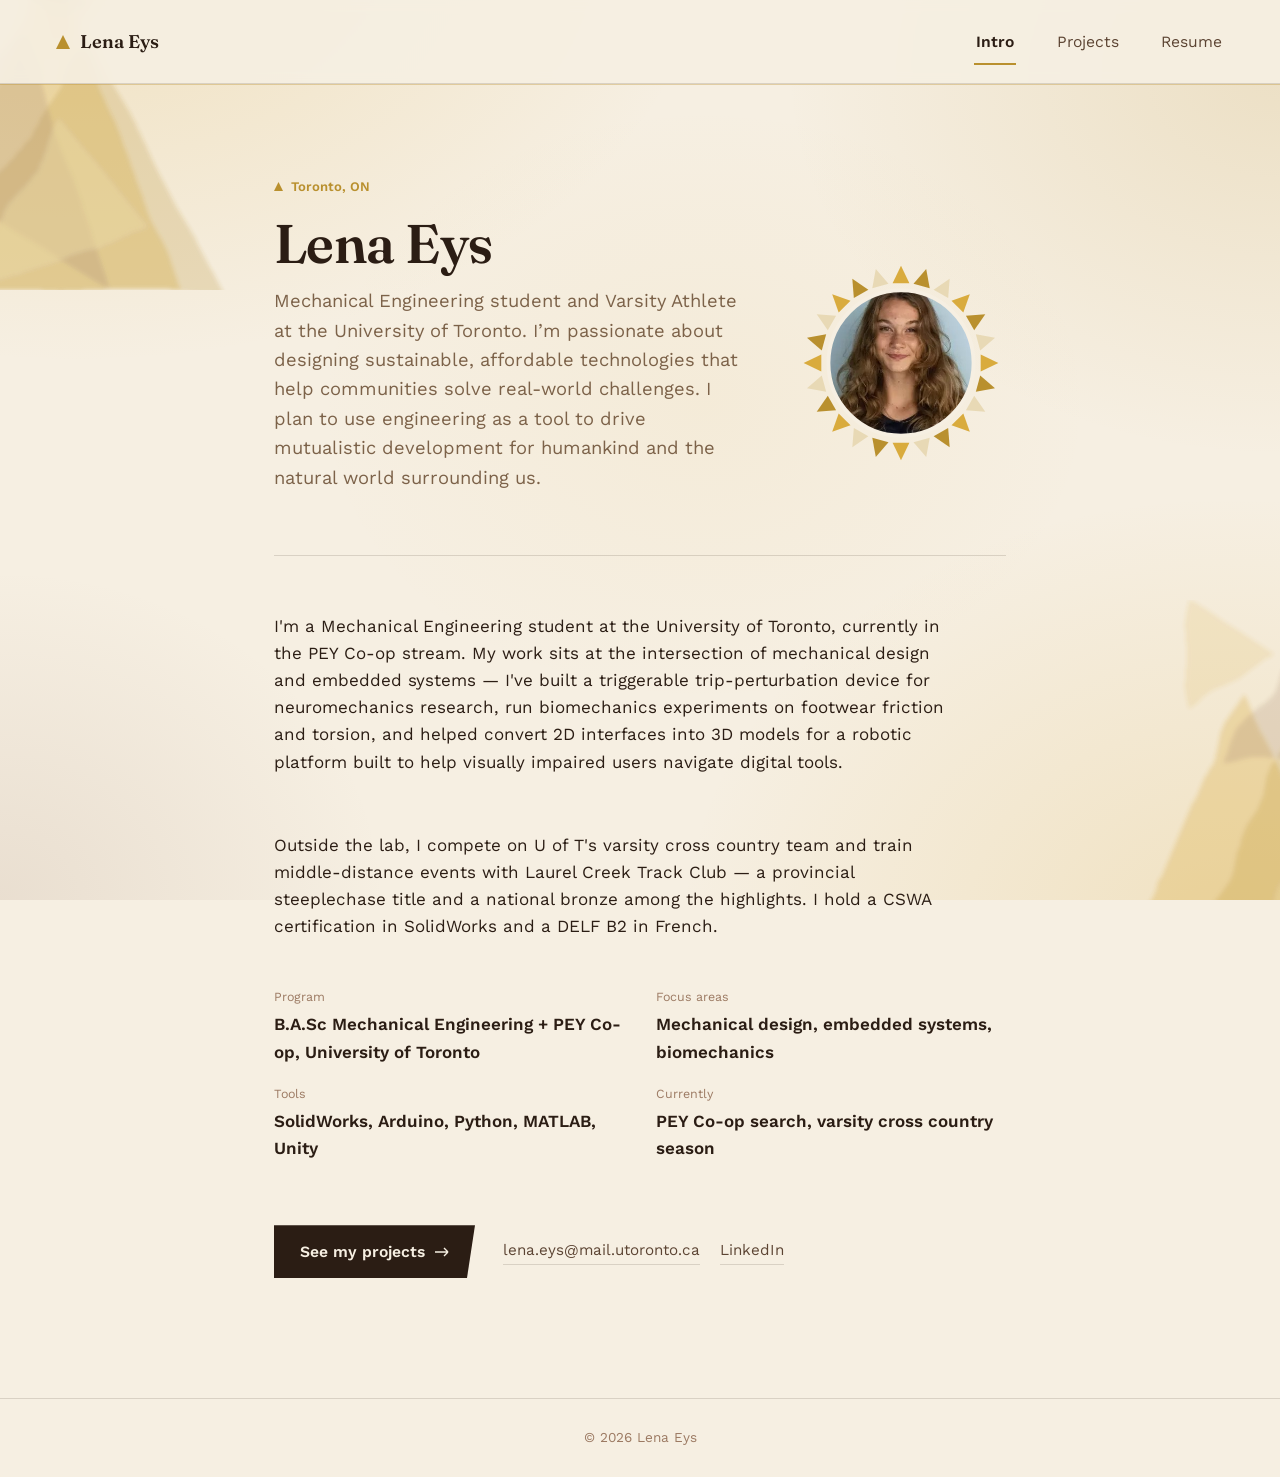
<file: index.html>
<!DOCTYPE html>
<html lang="en">
<head>
<meta charset="UTF-8">
<meta name="viewport" content="width=device-width, initial-scale=1.0">
<title>Lena Eys — Mechanical Engineering</title>
<meta name="description" content="Lena Eys — Mechanical Engineering student at the University of Toronto.">
<link rel="preconnect" href="https://fonts.googleapis.com">
<link rel="preconnect" href="https://fonts.gstatic.com" crossorigin>
<link href="https://fonts.googleapis.com/css2?family=Fraunces:opsz,wght@9..144,500;9..144,600;9..144,700&family=Work+Sans:wght@400;500;600&display=swap" rel="stylesheet">
<link rel="stylesheet" href="style.css">
</head>
<body>

<div class="triangle-field" aria-hidden="true">
  <svg class="tf-left" viewBox="0 0 420 380" xmlns="http://www.w3.org/2000/svg">
    <defs>
      <filter id="wcL" x="-60%" y="-60%" width="220%" height="220%">
        <feTurbulence type="fractalNoise" baseFrequency="0.012" numOctaves="2" seed="4" result="n"/>
        <feDisplacementMap in="SourceGraphic" in2="n" scale="18"/>
        <feGaussianBlur stdDeviation="2"/>
      </filter>
    </defs>
    <g filter="url(#wcL)">
      <polygon points="0,380 150,50 280,380" fill="#d9ab3d" opacity="0.30"/>
      <polygon points="20,380 190,130 320,380" fill="#b9902e" opacity="0.24"/>
      <polygon points="0,250 120,120 210,380" fill="#9c7a63" opacity="0.20"/>
      <polygon points="60,380 160,210 250,320" fill="#f0dfa8" opacity="0.38"/>
      <polygon points="0,70 100,0 190,100" fill="#5c4433" opacity="0.16"/>
      <polygon points="130,0 230,60 150,140" fill="#d9ab3d" opacity="0.18"/>
    </g>
  </svg>
  <svg class="tf-right" viewBox="0 0 460 400" xmlns="http://www.w3.org/2000/svg">
    <defs>
      <filter id="wcR" x="-60%" y="-60%" width="220%" height="220%">
        <feTurbulence type="fractalNoise" baseFrequency="0.014" numOctaves="2" seed="9" result="n2"/>
        <feDisplacementMap in="SourceGraphic" in2="n2" scale="20"/>
        <feGaussianBlur stdDeviation="2"/>
      </filter>
    </defs>
    <g filter="url(#wcR)">
      <polygon points="460,400 300,90 170,400" fill="#d9ab3d" opacity="0.32"/>
      <polygon points="460,280 350,130 240,400" fill="#b9902e" opacity="0.24"/>
      <polygon points="460,160 370,20 280,160" fill="#9c7a63" opacity="0.20"/>
      <polygon points="460,350 380,190 300,400" fill="#f0dfa8" opacity="0.34"/>
      <polygon points="410,0 460,70 370,70" fill="#5c4433" opacity="0.16"/>
      <polygon points="250,0 330,50 250,110" fill="#d9ab3d" opacity="0.16"/>
    </g>
  </svg>
  <svg class="tf-top-right" viewBox="0 0 220 200" xmlns="http://www.w3.org/2000/svg">
    <g opacity="0.9">
      <polygon points="220,0 130,0 220,110" fill="#d9ab3d" opacity="0.22"/>
      <polygon points="220,50 170,10 220,140" fill="#9c7a63" opacity="0.16"/>
    </g>
  </svg>
  <svg class="tf-bottom-left" viewBox="0 0 240 220" xmlns="http://www.w3.org/2000/svg">
    <g opacity="0.9">
      <polygon points="0,220 90,220 0,100" fill="#d9ab3d" opacity="0.22"/>
      <polygon points="0,170 50,210 0,80" fill="#5c4433" opacity="0.16"/>
    </g>
  </svg>
</div>


<nav class="site-nav">
  <a href="index.html" class="nav-mark">
    <svg class="mark-tri" viewBox="0 0 14 14"><polygon points="7,0 14,14 0,14" fill="#b9902e"/></svg>
    Lena Eys
  </a>
  <ul>
    <li><a href="index.html" class="nav-link active">Intro</a></li>
    <li><a href="projects.html" class="nav-link">Projects</a></li>
    <li><a href="resume.html" class="nav-link">Resume</a></li>
  </ul>
</nav>

<main>
  <div class="eyebrow-tag">
    <svg viewBox="0 0 9 9"><polygon points="4.5,0 9,9 0,9" fill="#b9902e"/></svg>
    Toronto, ON
  </div>

  <div class="intro-hero">
    <div>
      <h1>Lena Eys</h1>
      <p class="role">Mechanical Engineering student and Varsity Athlete at the University of Toronto. I’m passionate about designing sustainable, affordable technologies that help communities solve real-world challenges. I plan to use engineering as a tool to drive mutualistic development for humankind and the natural world surrounding us.</p>
    </div>
    <div class="headshot-frame">
      <svg viewBox="0 0 220 220" xmlns="http://www.w3.org/2000/svg" role="img" aria-label="Headshot of Lena Eys">
        <defs>
          <clipPath id="photoClip">
            <circle cx="110" cy="110" r="76"/>
          </clipPath>
        </defs>
        <!-- gold triangle crown border -->
        <g>
      <polygon points="110.0,8.0 101.2,26.5 118.8,26.5" fill="#d9ab3d"/>
      <polygon points="136.4,11.5 123.1,27.0 140.1,31.6" fill="#b9902e"/>
      <polygon points="161.0,21.7 144.2,33.3 159.4,42.0" fill="#e8d9b5"/>
      <polygon points="182.1,37.9 162.9,44.7 175.3,57.1" fill="#d9ab3d"/>
      <polygon points="198.3,59.0 178.0,60.6 186.7,75.8" fill="#b9902e"/>
      <polygon points="208.5,83.6 188.4,79.9 193.0,96.9" fill="#e8d9b5"/>
      <polygon points="212.0,110.0 193.5,101.2 193.5,118.8" fill="#d9ab3d"/>
      <polygon points="208.5,136.4 193.0,123.1 188.4,140.1" fill="#b9902e"/>
      <polygon points="198.3,161.0 186.7,144.2 178.0,159.4" fill="#e8d9b5"/>
      <polygon points="182.1,182.1 175.3,162.9 162.9,175.3" fill="#d9ab3d"/>
      <polygon points="161.0,198.3 159.4,178.0 144.2,186.7" fill="#b9902e"/>
      <polygon points="136.4,208.5 140.1,188.4 123.1,193.0" fill="#e8d9b5"/>
      <polygon points="110.0,212.0 118.8,193.5 101.2,193.5" fill="#d9ab3d"/>
      <polygon points="83.6,208.5 96.9,193.0 79.9,188.4" fill="#b9902e"/>
      <polygon points="59.0,198.3 75.8,186.7 60.6,178.0" fill="#e8d9b5"/>
      <polygon points="37.9,182.1 57.1,175.3 44.7,162.9" fill="#d9ab3d"/>
      <polygon points="21.7,161.0 42.0,159.4 33.3,144.2" fill="#b9902e"/>
      <polygon points="11.5,136.4 31.6,140.1 27.0,123.1" fill="#e8d9b5"/>
      <polygon points="8.0,110.0 26.5,118.8 26.5,101.2" fill="#d9ab3d"/>
      <polygon points="11.5,83.6 27.0,96.9 31.6,79.9" fill="#b9902e"/>
      <polygon points="21.7,59.0 33.3,75.8 42.0,60.6" fill="#e8d9b5"/>
      <polygon points="37.9,37.9 44.7,57.1 57.1,44.7" fill="#d9ab3d"/>
      <polygon points="59.0,21.7 60.6,42.0 75.8,33.3" fill="#b9902e"/>
      <polygon points="83.6,11.5 79.9,31.6 96.9,27.0" fill="#e8d9b5"/>
        </g>
        <!-- headshot photo, clipped to a circle -->
        <image href="varsity.jpg" xlink:href="varsity.jpg"
               x="26" y="34" width="168" height="168"
               preserveAspectRatio="xMidYMid slice" clip-path="url(#photoClip)"/>
        <circle cx="110" cy="110" r="76" fill="none" stroke="#f6efe2" stroke-width="4"/>
      </svg>
    </div>
  </div>

  <div class="bio-block">
    <p>I'm a Mechanical Engineering student at the University of Toronto, currently in the PEY Co-op stream. My work sits at the intersection of mechanical design and embedded systems — I've built a triggerable trip-perturbation device for neuromechanics research, run biomechanics experiments on footwear friction and torsion, and helped convert 2D interfaces into 3D models for a robotic platform built to help visually impaired users navigate digital tools.</p>
    <p>Outside the lab, I compete on U of T's varsity cross country team and train middle-distance events with Laurel Creek Track Club — a provincial steeplechase title and a national bronze among the highlights. I hold a CSWA certification in SolidWorks and a DELF B2 in French.</p>

    <dl class="bio-facts">
      <div class="bio-fact">
        <dt>Program</dt>
        <dd>B.A.Sc Mechanical Engineering + PEY Co-op, University of Toronto</dd>
      </div>
      <div class="bio-fact">
        <dt>Focus areas</dt>
        <dd>Mechanical design, embedded systems, biomechanics</dd>
      </div>
      <div class="bio-fact">
        <dt>Tools</dt>
        <dd>SolidWorks, Arduino, Python, MATLAB, Unity</dd>
      </div>
      <div class="bio-fact">
        <dt>Currently</dt>
        <dd>PEY Co-op search, varsity cross country season</dd>
      </div>
    </dl>
  </div>

  <div class="intro-actions">
    <a href="projects.html" class="btn-primary">
      See my projects
      <svg viewBox="0 0 14 10" fill="none"><path d="M0 5H13M13 5L9 1M13 5L9 9" stroke="currentColor" stroke-width="1.4"/></svg>
    </a>
    <div class="contact-links">
      <a href="mailto:lena.eys@mail.utoronto.ca">lena.eys@mail.utoronto.ca</a>
      <a href="https://www.linkedin.com/in/lena-eys" target="_blank" rel="noopener">LinkedIn</a>
    </div>
  </div>
</main>

<footer>&copy; 2026 Lena Eys</footer>

</body>
</html>
</file>
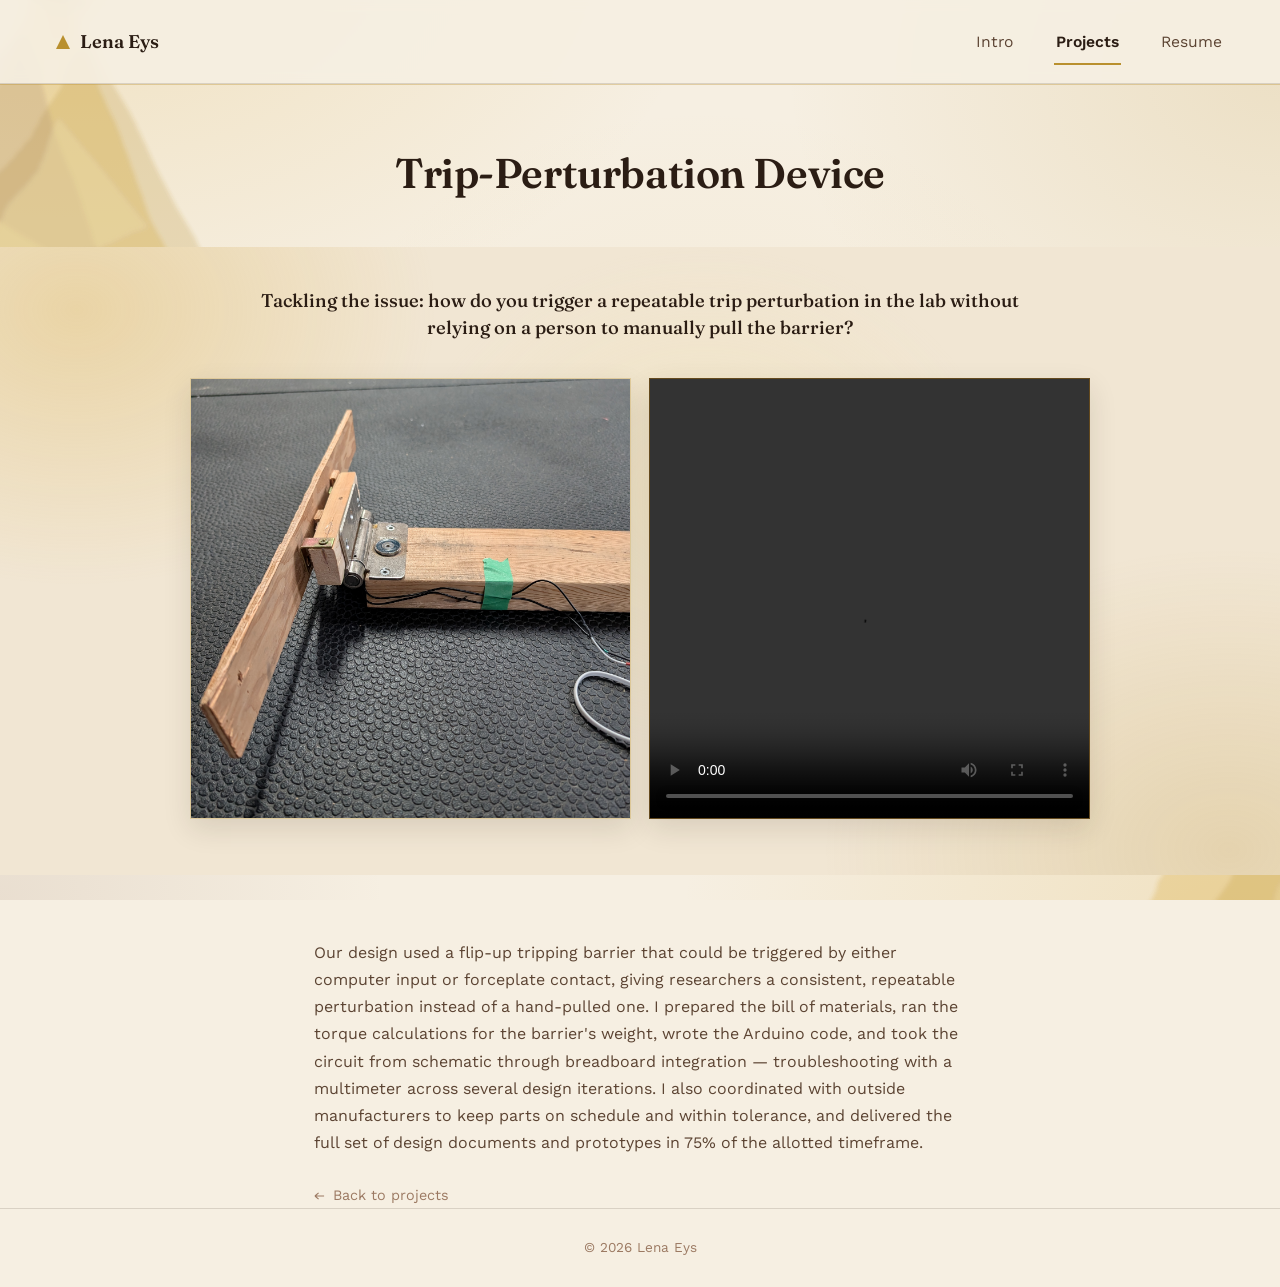
<file: project-1.html>
<!DOCTYPE html>
<html lang="en">
<head>
<meta charset="UTF-8">
<meta name="viewport" content="width=device-width, initial-scale=1.0">
<title>Trip-Perturbation Device — Lena Eys</title>
<meta name="description" content="Trip-Perturbation Device — project detail page for Lena Eys.">
<link rel="preconnect" href="https://fonts.googleapis.com">
<link rel="preconnect" href="https://fonts.gstatic.com" crossorigin>
<link href="https://fonts.googleapis.com/css2?family=Fraunces:opsz,wght@9..144,500;9..144,600;9..144,700&family=Work+Sans:wght@400;500;600&display=swap" rel="stylesheet">
<link rel="stylesheet" href="style.css">
</head>
<body>

<div class="triangle-field" aria-hidden="true">
  <svg class="tf-left" viewBox="0 0 420 380" xmlns="http://www.w3.org/2000/svg">
    <defs>
      <filter id="wcL" x="-60%" y="-60%" width="220%" height="220%">
        <feTurbulence type="fractalNoise" baseFrequency="0.012" numOctaves="2" seed="4" result="n"/>
        <feDisplacementMap in="SourceGraphic" in2="n" scale="18"/>
        <feGaussianBlur stdDeviation="2"/>
      </filter>
    </defs>
    <g filter="url(#wcL)">
      <polygon points="0,380 150,50 280,380" fill="#d9ab3d" opacity="0.30"/>
      <polygon points="20,380 190,130 320,380" fill="#b9902e" opacity="0.24"/>
      <polygon points="0,250 120,120 210,380" fill="#9c7a63" opacity="0.20"/>
      <polygon points="60,380 160,210 250,320" fill="#f0dfa8" opacity="0.38"/>
      <polygon points="0,70 100,0 190,100" fill="#5c4433" opacity="0.16"/>
      <polygon points="130,0 230,60 150,140" fill="#d9ab3d" opacity="0.18"/>
    </g>
  </svg>
  <svg class="tf-right" viewBox="0 0 460 400" xmlns="http://www.w3.org/2000/svg">
    <defs>
      <filter id="wcR" x="-60%" y="-60%" width="220%" height="220%">
        <feTurbulence type="fractalNoise" baseFrequency="0.014" numOctaves="2" seed="9" result="n2"/>
        <feDisplacementMap in="SourceGraphic" in2="n2" scale="20"/>
        <feGaussianBlur stdDeviation="2"/>
      </filter>
    </defs>
    <g filter="url(#wcR)">
      <polygon points="460,400 300,90 170,400" fill="#d9ab3d" opacity="0.32"/>
      <polygon points="460,280 350,130 240,400" fill="#b9902e" opacity="0.24"/>
      <polygon points="460,160 370,20 280,160" fill="#9c7a63" opacity="0.20"/>
      <polygon points="460,350 380,190 300,400" fill="#f0dfa8" opacity="0.34"/>
      <polygon points="410,0 460,70 370,70" fill="#5c4433" opacity="0.16"/>
      <polygon points="250,0 330,50 250,110" fill="#d9ab3d" opacity="0.16"/>
    </g>
  </svg>
  <svg class="tf-top-right" viewBox="0 0 220 200" xmlns="http://www.w3.org/2000/svg">
    <g opacity="0.9">
      <polygon points="220,0 130,0 220,110" fill="#d9ab3d" opacity="0.22"/>
      <polygon points="220,50 170,10 220,140" fill="#9c7a63" opacity="0.16"/>
    </g>
  </svg>
  <svg class="tf-bottom-left" viewBox="0 0 240 220" xmlns="http://www.w3.org/2000/svg">
    <g opacity="0.9">
      <polygon points="0,220 90,220 0,100" fill="#d9ab3d" opacity="0.22"/>
      <polygon points="0,170 50,210 0,80" fill="#5c4433" opacity="0.16"/>
    </g>
  </svg>
</div>

<nav class="site-nav">
  <a href="index.html" class="nav-mark">
    <svg class="mark-tri" viewBox="0 0 14 14"><polygon points="7,0 14,14 0,14" fill="#b9902e"/></svg>
    Lena Eys
  </a>
  <ul>
    <li><a href="index.html" class="nav-link">Intro</a></li>
    <li><a href="projects.html" class="nav-link active">Projects</a></li>
    <li><a href="resume.html" class="nav-link">Resume</a></li>
  </ul>
</nav>

<div class="project-detail-hero">
  <h1>Trip-Perturbation Device</h1>
</div>

<div class="project-detail-band">
  <p class="project-question">Tackling the issue: how do you trigger a repeatable trip perturbation in the lab without relying on a person to manually pull the barrier?</p>
  <div class="project-gallery" style="grid-template-columns: 1fr 1fr;">
    <div class="gallery-box" style="aspect-ratio: 1 / 1;">
    
          <img src="trippingdevice.jpg" alt="Trip-Perturbation Device" style="width:100%;height:100%;object-fit:cover;">
        
      <!-- To use a real photo: replace the <svg>...</svg> above with
           <img src="your-photo.jpg" alt="Trip-Perturbation Device" style="width:100%;height:100%;object-fit:cover;"> -->
    </div>
    <div class="gallery-box" style="aspect-ratio: 1 / 1; display:flex; align-items:center; justify-content:center; background:#2b1d14;">
      <video controls poster="" style="width:100%;height:100%;object-fit:cover;">
        <source src="tripvid.mp4" type="video/mp4">
        Your browser does not support the video tag.
      </video>
      <!-- Replace "your-video.mp4" above with the path to your real video file.
           Optionally add poster="your-thumbnail.jpg" on the <video> tag for a cover image before it plays. -->
    </div>
  </div>
</div>

<div class="project-detail-body">
  <p>Our design used a flip-up tripping barrier that could be triggered by either computer input or forceplate contact, giving researchers a consistent, repeatable perturbation instead of a hand-pulled one. I prepared the bill of materials, ran the torque calculations for the barrier's weight, wrote the Arduino code, and took the circuit from schematic through breadboard integration — troubleshooting with a multimeter across several design iterations. I also coordinated with outside manufacturers to keep parts on schedule and within tolerance, and delivered the full set of design documents and prototypes in 75% of the allotted timeframe.</p>
  <a href="projects.html" class="back-link">
    <svg viewBox="0 0 12 8" fill="none"><path d="M11 4H1M1 4L5 0.5M1 4L5 7.5" stroke="currentColor" stroke-width="1.2"/></svg>
    Back to projects
  </a>
</div>

<footer>&copy; 2026 Lena Eys</footer>

</body>
</html>
</file>
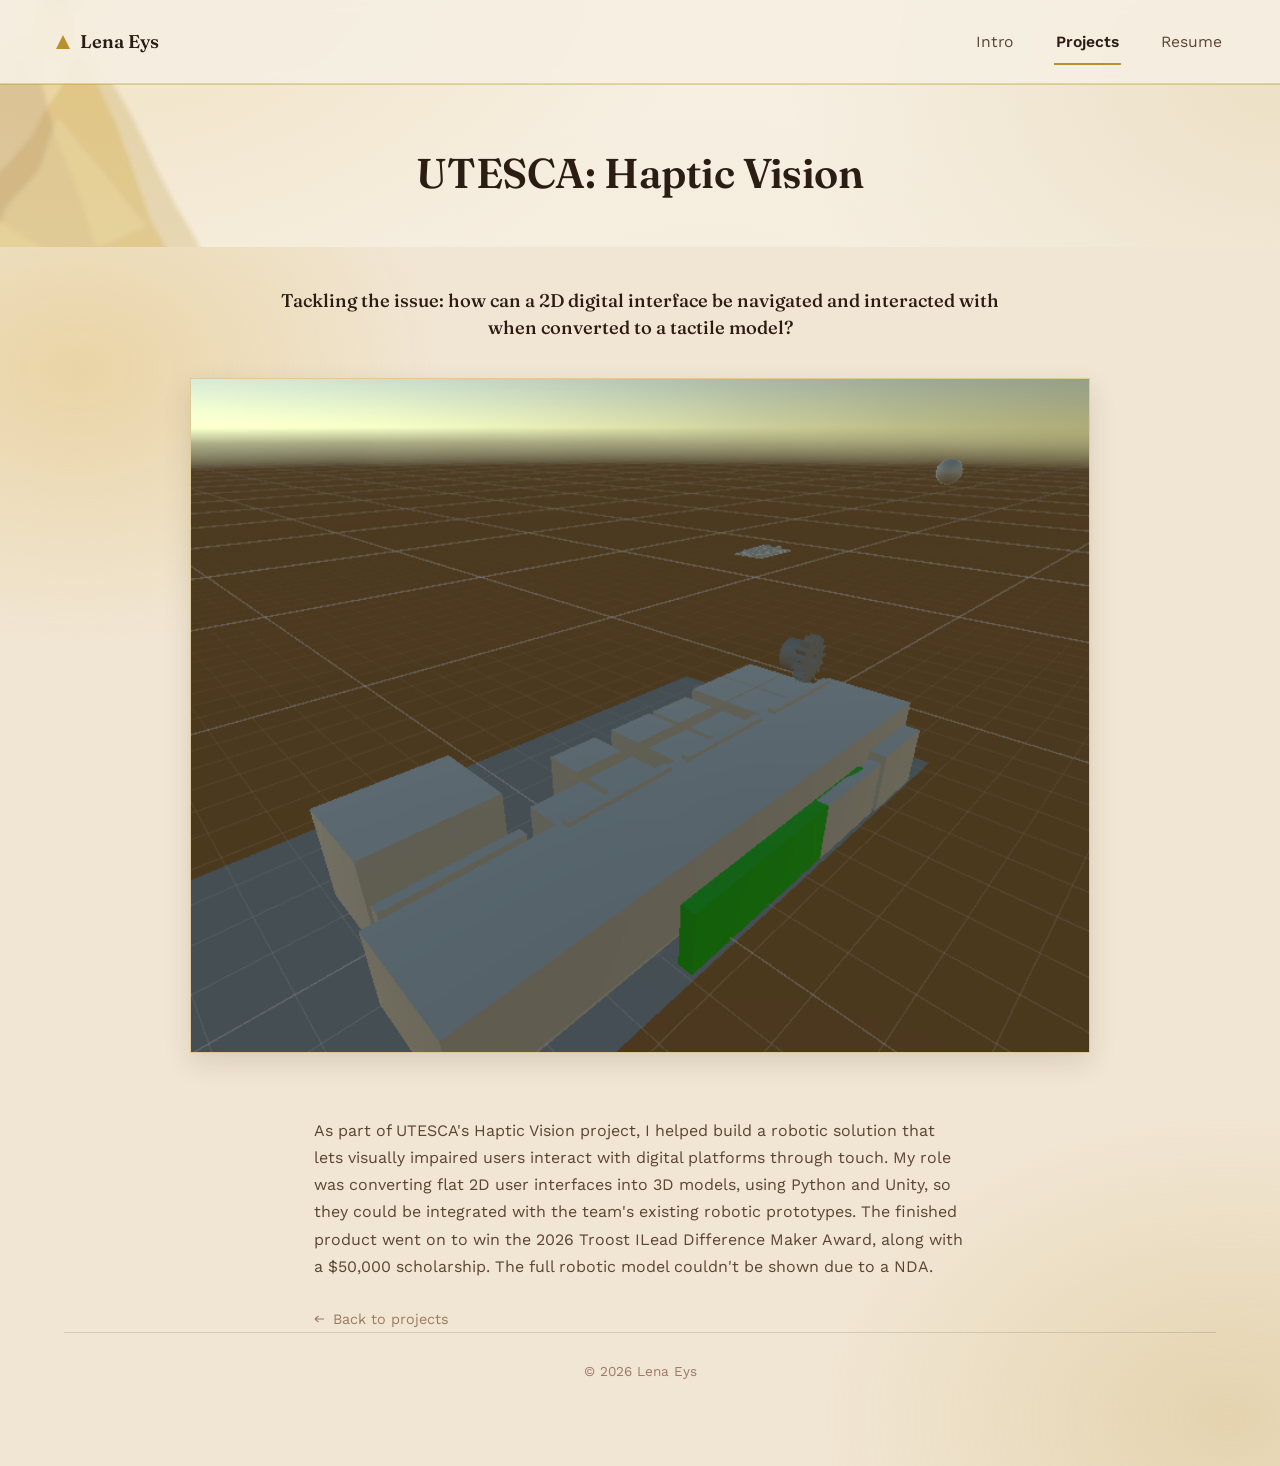
<file: project-2.html>
<!DOCTYPE html>
<html lang="en">
<head>
<meta charset="UTF-8">
<meta name="viewport" content="width=device-width, initial-scale=1.0">
<title>Footwear Biomechanics Research — Lena Eys</title>
<meta name="description" content="Footwear Biomechanics Research — project detail page for Lena Eys.">
<link rel="preconnect" href="https://fonts.googleapis.com">
<link rel="preconnect" href="https://fonts.gstatic.com" crossorigin>
<link href="https://fonts.googleapis.com/css2?family=Fraunces:opsz,wght@9..144,500;9..144,600;9..144,700&family=Work+Sans:wght@400;500;600&display=swap" rel="stylesheet">
<link rel="stylesheet" href="style.css">
</head>
<body>

<div class="triangle-field" aria-hidden="true">
  <svg class="tf-left" viewBox="0 0 420 380" xmlns="http://www.w3.org/2000/svg">
    <defs>
      <filter id="wcL" x="-60%" y="-60%" width="220%" height="220%">
        <feTurbulence type="fractalNoise" baseFrequency="0.012" numOctaves="2" seed="4" result="n"/>
        <feDisplacementMap in="SourceGraphic" in2="n" scale="18"/>
        <feGaussianBlur stdDeviation="2"/>
      </filter>
    </defs>
    <g filter="url(#wcL)">
      <polygon points="0,380 150,50 280,380" fill="#d9ab3d" opacity="0.30"/>
      <polygon points="20,380 190,130 320,380" fill="#b9902e" opacity="0.24"/>
      <polygon points="0,250 120,120 210,380" fill="#9c7a63" opacity="0.20"/>
      <polygon points="60,380 160,210 250,320" fill="#f0dfa8" opacity="0.38"/>
      <polygon points="0,70 100,0 190,100" fill="#5c4433" opacity="0.16"/>
      <polygon points="130,0 230,60 150,140" fill="#d9ab3d" opacity="0.18"/>
    </g>
  </svg>
  <svg class="tf-right" viewBox="0 0 460 400" xmlns="http://www.w3.org/2000/svg">
    <defs>
      <filter id="wcR" x="-60%" y="-60%" width="220%" height="220%">
        <feTurbulence type="fractalNoise" baseFrequency="0.014" numOctaves="2" seed="9" result="n2"/>
        <feDisplacementMap in="SourceGraphic" in2="n2" scale="20"/>
        <feGaussianBlur stdDeviation="2"/>
      </filter>
    </defs>
    <g filter="url(#wcR)">
      <polygon points="460,400 300,90 170,400" fill="#d9ab3d" opacity="0.32"/>
      <polygon points="460,280 350,130 240,400" fill="#b9902e" opacity="0.24"/>
      <polygon points="460,160 370,20 280,160" fill="#9c7a63" opacity="0.20"/>
      <polygon points="460,350 380,190 300,400" fill="#f0dfa8" opacity="0.34"/>
      <polygon points="410,0 460,70 370,70" fill="#5c4433" opacity="0.16"/>
      <polygon points="250,0 330,50 250,110" fill="#d9ab3d" opacity="0.16"/>
    </g>
  </svg>
  <svg class="tf-top-right" viewBox="0 0 220 200" xmlns="http://www.w3.org/2000/svg">
    <g opacity="0.9">
      <polygon points="220,0 130,0 220,110" fill="#d9ab3d" opacity="0.22"/>
      <polygon points="220,50 170,10 220,140" fill="#9c7a63" opacity="0.16"/>
    </g>
  </svg>
  <svg class="tf-bottom-left" viewBox="0 0 240 220" xmlns="http://www.w3.org/2000/svg">
    <g opacity="0.9">
      <polygon points="0,220 90,220 0,100" fill="#d9ab3d" opacity="0.22"/>
      <polygon points="0,170 50,210 0,80" fill="#5c4433" opacity="0.16"/>
    </g>
  </svg>
</div>

<nav class="site-nav">
  <a href="index.html" class="nav-mark">
    <svg class="mark-tri" viewBox="0 0 14 14"><polygon points="7,0 14,14 0,14" fill="#b9902e"/></svg>
    Lena Eys
  </a>
  <ul>
    <li><a href="index.html" class="nav-link">Intro</a></li>
    <li><a href="projects.html" class="nav-link active">Projects</a></li>
    <li><a href="resume.html" class="nav-link">Resume</a></li>
  </ul>
</nav>

<div class="project-detail-hero">
  <h1>UTESCA: Haptic Vision</h1>
</div>

<div class="project-detail-band">
  <p class="project-question">Tackling the issue: how can a 2D digital interface be navigated and interacted with when converted to a tactile model?</p>
  <div class="project-gallery" style="grid-template-columns: 1fr;">
  <div class="gallery-box" style="aspect-ratio: 4 / 3;">
   <img src="unity.png" alt="Haptic Vision — UTESCA" style="width:100%;height:100%;object-fit:cover;">
  </div>
</div>

<div class="project-detail-body">
  <p>As part of UTESCA's Haptic Vision project, I helped build a robotic solution that lets visually impaired users interact with digital platforms through touch. My role was converting flat 2D user interfaces into 3D models, using Python and Unity, so they could be integrated with the team's existing robotic prototypes. The finished product went on to win the 2026 Troost ILead Difference Maker Award, along with a $50,000 scholarship. The full robotic model couldn't be shown due to a NDA. </p>
  <a href="projects.html" class="back-link">
    <svg viewBox="0 0 12 8" fill="none"><path d="M11 4H1M1 4L5 0.5M1 4L5 7.5" stroke="currentColor" stroke-width="1.2"/></svg>
    Back to projects
  </a>
</div>

<footer>&copy; 2026 Lena Eys</footer>

</body>
</html>
</file>
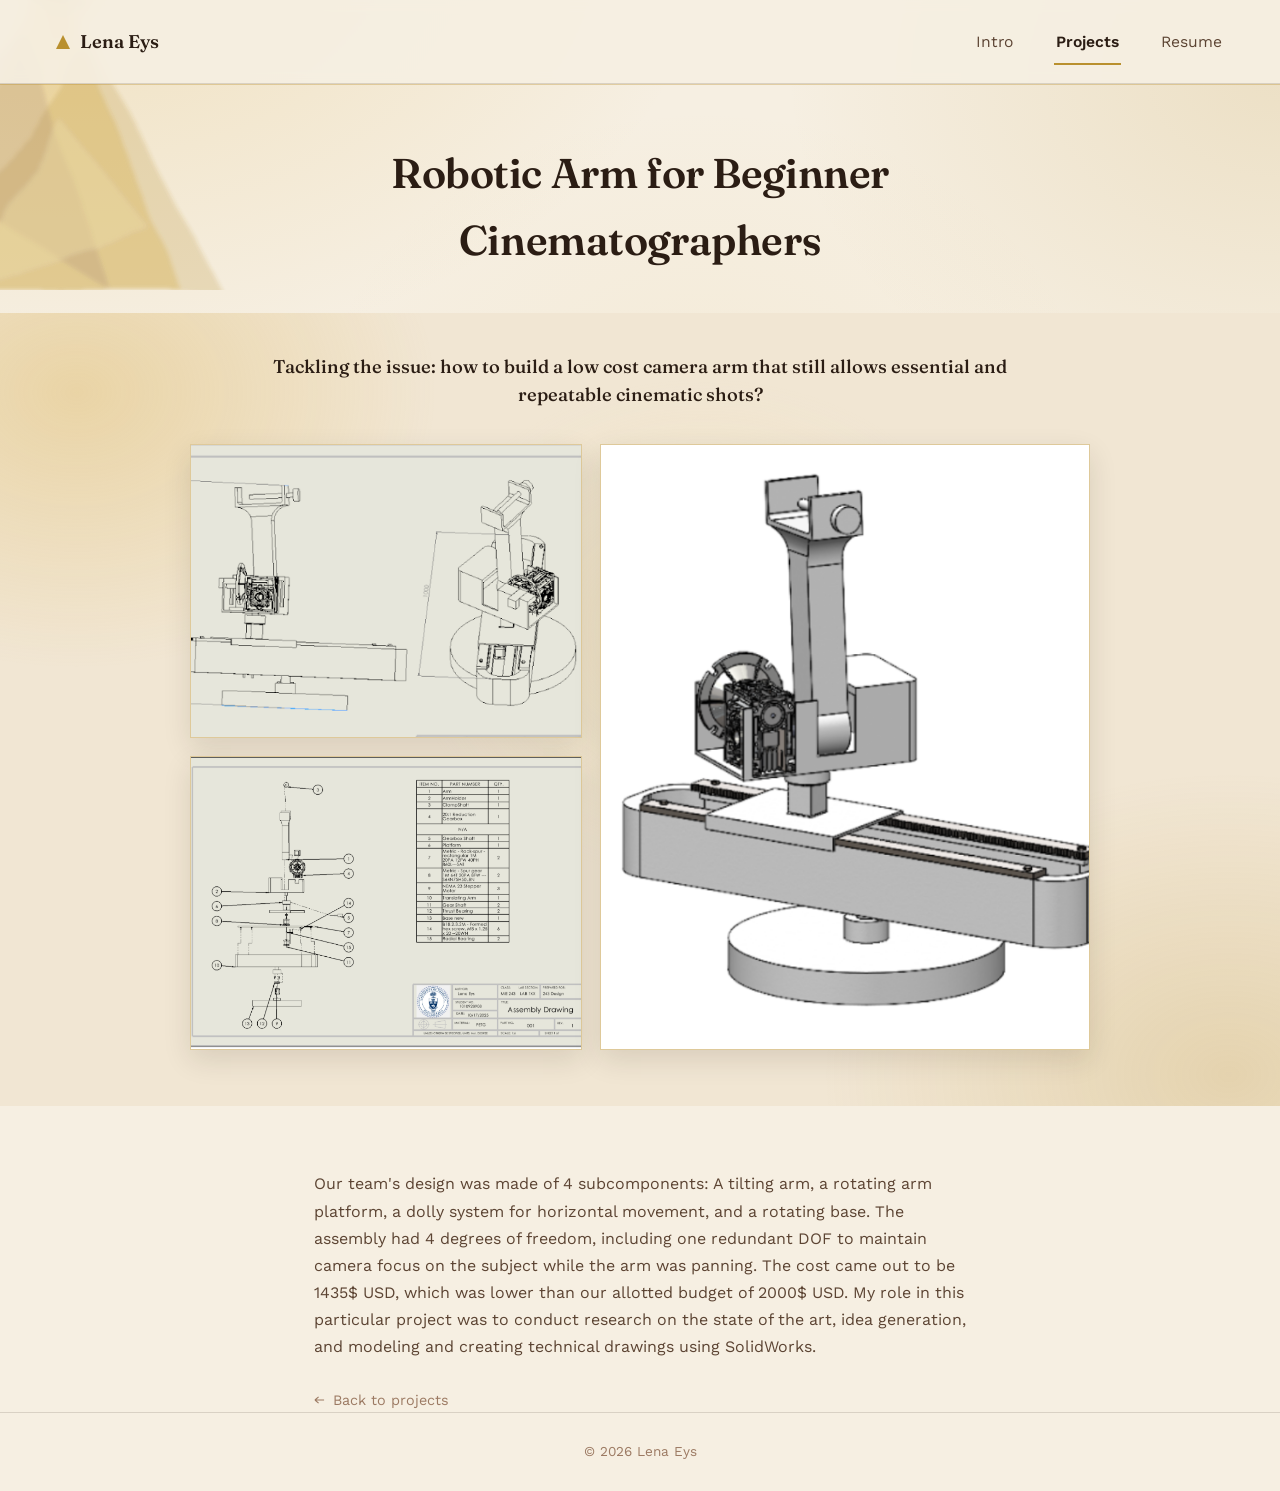
<file: project-3.html>
<!DOCTYPE html>
<html lang="en">
<head>
<meta charset="UTF-8">
<meta name="viewport" content="width=device-width, initial-scale=1.0">
<title>Haptic Vision — UTESCA — Lena Eys</title>
<meta name="description" content="Haptic Vision — UTESCA — project detail page for Lena Eys.">
<link rel="preconnect" href="https://fonts.googleapis.com">
<link rel="preconnect" href="https://fonts.gstatic.com" crossorigin>
<link href="https://fonts.googleapis.com/css2?family=Fraunces:opsz,wght@9..144,500;9..144,600;9..144,700&family=Work+Sans:wght@400;500;600&display=swap" rel="stylesheet">
<link rel="stylesheet" href="style.css">
</head>
<body>

<div class="triangle-field" aria-hidden="true">
  <svg class="tf-left" viewBox="0 0 420 380" xmlns="http://www.w3.org/2000/svg">
    <defs>
      <filter id="wcL" x="-60%" y="-60%" width="220%" height="220%">
        <feTurbulence type="fractalNoise" baseFrequency="0.012" numOctaves="2" seed="4" result="n"/>
        <feDisplacementMap in="SourceGraphic" in2="n" scale="18"/>
        <feGaussianBlur stdDeviation="2"/>
      </filter>
    </defs>
    <g filter="url(#wcL)">
      <polygon points="0,380 150,50 280,380" fill="#d9ab3d" opacity="0.30"/>
      <polygon points="20,380 190,130 320,380" fill="#b9902e" opacity="0.24"/>
      <polygon points="0,250 120,120 210,380" fill="#9c7a63" opacity="0.20"/>
      <polygon points="60,380 160,210 250,320" fill="#f0dfa8" opacity="0.38"/>
      <polygon points="0,70 100,0 190,100" fill="#5c4433" opacity="0.16"/>
      <polygon points="130,0 230,60 150,140" fill="#d9ab3d" opacity="0.18"/>
    </g>
  </svg>
  <svg class="tf-right" viewBox="0 0 460 400" xmlns="http://www.w3.org/2000/svg">
    <defs>
      <filter id="wcR" x="-60%" y="-60%" width="220%" height="220%">
        <feTurbulence type="fractalNoise" baseFrequency="0.014" numOctaves="2" seed="9" result="n2"/>
        <feDisplacementMap in="SourceGraphic" in2="n2" scale="20"/>
        <feGaussianBlur stdDeviation="2"/>
      </filter>
    </defs>
    <g filter="url(#wcR)">
      <polygon points="460,400 300,90 170,400" fill="#d9ab3d" opacity="0.32"/>
      <polygon points="460,280 350,130 240,400" fill="#b9902e" opacity="0.24"/>
      <polygon points="460,160 370,20 280,160" fill="#9c7a63" opacity="0.20"/>
      <polygon points="460,350 380,190 300,400" fill="#f0dfa8" opacity="0.34"/>
      <polygon points="410,0 460,70 370,70" fill="#5c4433" opacity="0.16"/>
      <polygon points="250,0 330,50 250,110" fill="#d9ab3d" opacity="0.16"/>
    </g>
  </svg>
  <svg class="tf-top-right" viewBox="0 0 220 200" xmlns="http://www.w3.org/2000/svg">
    <g opacity="0.9">
      <polygon points="220,0 130,0 220,110" fill="#d9ab3d" opacity="0.22"/>
      <polygon points="220,50 170,10 220,140" fill="#9c7a63" opacity="0.16"/>
    </g>
  </svg>
  <svg class="tf-bottom-left" viewBox="0 0 240 220" xmlns="http://www.w3.org/2000/svg">
    <g opacity="0.9">
      <polygon points="0,220 90,220 0,100" fill="#d9ab3d" opacity="0.22"/>
      <polygon points="0,170 50,210 0,80" fill="#5c4433" opacity="0.16"/>
    </g>
  </svg>
</div>

<nav class="site-nav">
  <a href="index.html" class="nav-mark">
    <svg class="mark-tri" viewBox="0 0 14 14"><polygon points="7,0 14,14 0,14" fill="#b9902e"/></svg>
    Lena Eys
  </a>
  <ul>
    <li><a href="index.html" class="nav-link">Intro</a></li>
    <li><a href="projects.html" class="nav-link active">Projects</a></li>
    <li><a href="resume.html" class="nav-link">Resume</a></li>
  </ul>
</nav>

<div class="project-detail-hero">
  <h1>Robotic Arm for Beginner Cinematographers</h1>
</div>

<div class="project-detail-band">
  <p class="project-question">Tackling the issue: how to build a low cost camera arm that still allows essential and repeatable cinematic shots?</p>
  <div class="project-gallery">
    <div class="gallery-col">
      <div class="gallery-box"> 
        <img src="drawing1.png" alt="Haptic Vision — UTESCA" style="width:100%;height:100%;object-fit:cover;">
      </div>
      <div class="gallery-box">
        <img src="drawing2.png" alt="Haptic Vision — UTESCA" style="width:100%;height:100%;object-fit:cover;">
      </div>
    </div>
    <div class="gallery-box large">
      <img src="robotarm.png" alt="Haptic Vision — UTESCA" style="width:100%;height:100%;object-fit:cover;">
    </div>
  </div>
</div>

<div class="project-detail-body">
  <p>Our team's design was made of 4 subcomponents: A tilting arm, a rotating arm platform, a dolly system for horizontal movement, and a rotating base. The assembly had 4 degrees of freedom, including one redundant DOF to maintain camera focus on the subject while the arm was panning. The cost came out to be 1435$ USD, which was lower than our allotted budget of 2000$ USD. My role in this particular project was to conduct research on the state of the art, idea generation, and modeling and creating technical drawings using SolidWorks.</p>
  <a href="projects.html" class="back-link">
    <svg viewBox="0 0 12 8" fill="none"><path d="M11 4H1M1 4L5 0.5M1 4L5 7.5" stroke="currentColor" stroke-width="1.2"/></svg>
    Back to projects
  </a>
</div>

<footer>&copy; 2026 Lena Eys</footer>

</body>
</html>
</file>
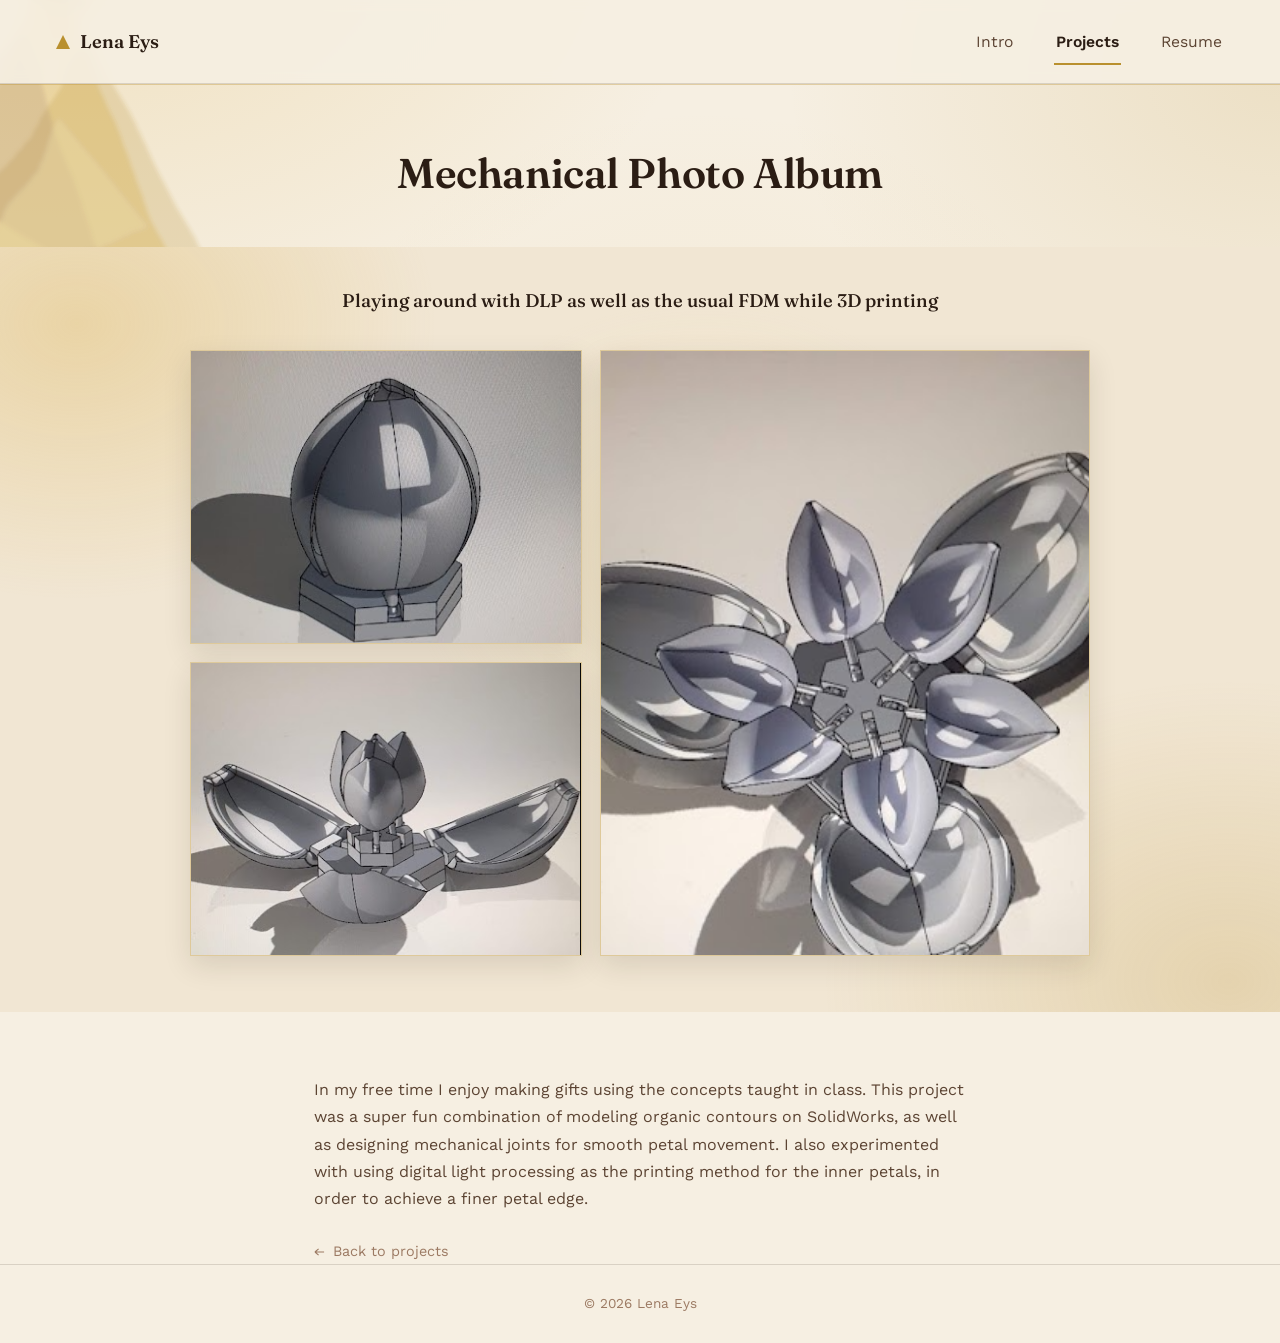
<file: project-4.html>
<!DOCTYPE html>
<html lang="en">
<head>
<meta charset="UTF-8">
<meta name="viewport" content="width=device-width, initial-scale=1.0">
<title>Arduino Coding Box, WiSTEM — Lena Eys</title>
<meta name="description" content="Arduino Coding Box, WiSTEM — project detail page for Lena Eys.">
<link rel="preconnect" href="https://fonts.googleapis.com">
<link rel="preconnect" href="https://fonts.gstatic.com" crossorigin>
<link href="https://fonts.googleapis.com/css2?family=Fraunces:opsz,wght@9..144,500;9..144,600;9..144,700&family=Work+Sans:wght@400;500;600&display=swap" rel="stylesheet">
<link rel="stylesheet" href="style.css">
</head>
<body>

<div class="triangle-field" aria-hidden="true">
  <svg class="tf-left" viewBox="0 0 420 380" xmlns="http://www.w3.org/2000/svg">
    <defs>
      <filter id="wcL" x="-60%" y="-60%" width="220%" height="220%">
        <feTurbulence type="fractalNoise" baseFrequency="0.012" numOctaves="2" seed="4" result="n"/>
        <feDisplacementMap in="SourceGraphic" in2="n" scale="18"/>
        <feGaussianBlur stdDeviation="2"/>
      </filter>
    </defs>
    <g filter="url(#wcL)">
      <polygon points="0,380 150,50 280,380" fill="#d9ab3d" opacity="0.30"/>
      <polygon points="20,380 190,130 320,380" fill="#b9902e" opacity="0.24"/>
      <polygon points="0,250 120,120 210,380" fill="#9c7a63" opacity="0.20"/>
      <polygon points="60,380 160,210 250,320" fill="#f0dfa8" opacity="0.38"/>
      <polygon points="0,70 100,0 190,100" fill="#5c4433" opacity="0.16"/>
      <polygon points="130,0 230,60 150,140" fill="#d9ab3d" opacity="0.18"/>
    </g>
  </svg>
  <svg class="tf-right" viewBox="0 0 460 400" xmlns="http://www.w3.org/2000/svg">
    <defs>
      <filter id="wcR" x="-60%" y="-60%" width="220%" height="220%">
        <feTurbulence type="fractalNoise" baseFrequency="0.014" numOctaves="2" seed="9" result="n2"/>
        <feDisplacementMap in="SourceGraphic" in2="n2" scale="20"/>
        <feGaussianBlur stdDeviation="2"/>
      </filter>
    </defs>
    <g filter="url(#wcR)">
      <polygon points="460,400 300,90 170,400" fill="#d9ab3d" opacity="0.32"/>
      <polygon points="460,280 350,130 240,400" fill="#b9902e" opacity="0.24"/>
      <polygon points="460,160 370,20 280,160" fill="#9c7a63" opacity="0.20"/>
      <polygon points="460,350 380,190 300,400" fill="#f0dfa8" opacity="0.34"/>
      <polygon points="410,0 460,70 370,70" fill="#5c4433" opacity="0.16"/>
      <polygon points="250,0 330,50 250,110" fill="#d9ab3d" opacity="0.16"/>
    </g>
  </svg>
  <svg class="tf-top-right" viewBox="0 0 220 200" xmlns="http://www.w3.org/2000/svg">
    <g opacity="0.9">
      <polygon points="220,0 130,0 220,110" fill="#d9ab3d" opacity="0.22"/>
      <polygon points="220,50 170,10 220,140" fill="#9c7a63" opacity="0.16"/>
    </g>
  </svg>
  <svg class="tf-bottom-left" viewBox="0 0 240 220" xmlns="http://www.w3.org/2000/svg">
    <g opacity="0.9">
      <polygon points="0,220 90,220 0,100" fill="#d9ab3d" opacity="0.22"/>
      <polygon points="0,170 50,210 0,80" fill="#5c4433" opacity="0.16"/>
    </g>
  </svg>
</div>

<nav class="site-nav">
  <a href="index.html" class="nav-mark">
    <svg class="mark-tri" viewBox="0 0 14 14"><polygon points="7,0 14,14 0,14" fill="#b9902e"/></svg>
    Lena Eys
  </a>
  <ul>
    <li><a href="index.html" class="nav-link">Intro</a></li>
    <li><a href="projects.html" class="nav-link active">Projects</a></li>
    <li><a href="resume.html" class="nav-link">Resume</a></li>
  </ul>
</nav>

<div class="project-detail-hero">
  <h1>Mechanical Photo Album</h1>
</div>

<div class="project-detail-band">
  <p class="project-question"> Playing around with DLP as well as the usual FDM while 3D printing </p>
  <div class="project-gallery">
    <div class="gallery-col">
      <div class="gallery-box">
        <img src="albumclosed.png" alt="super duper impressive modeling" style="width:100%;height:100%;object-fit:cover;">
      </div>
      <div class="gallery-box">
        <img src="albumsemi.png" alt=" crazy good CAD" style="width:100%;height:100%;object-fit:cover;">
      </div>
    </div>
    <div class="gallery-box large">
      <img src="albumopen.png" alt="please hire me" style="width:100%;height:100%;object-fit:cover;">
    </div>
  </div>
</div>

<div class="project-detail-body">
  <p>In my free time I enjoy making gifts using the concepts taught in class. This project was a super fun combination of modeling organic contours on SolidWorks, as well as designing mechanical joints for smooth petal movement. I also experimented with using digital light processing as the printing method for the inner petals, in order to achieve a finer petal edge.</p>
  <a href="projects.html" class="back-link">
    <svg viewBox="0 0 12 8" fill="none"><path d="M11 4H1M1 4L5 0.5M1 4L5 7.5" stroke="currentColor" stroke-width="1.2"/></svg>
    Back to projects
  </a>
</div>

<footer>&copy; 2026 Lena Eys</footer>

</body>
</html>
</file>
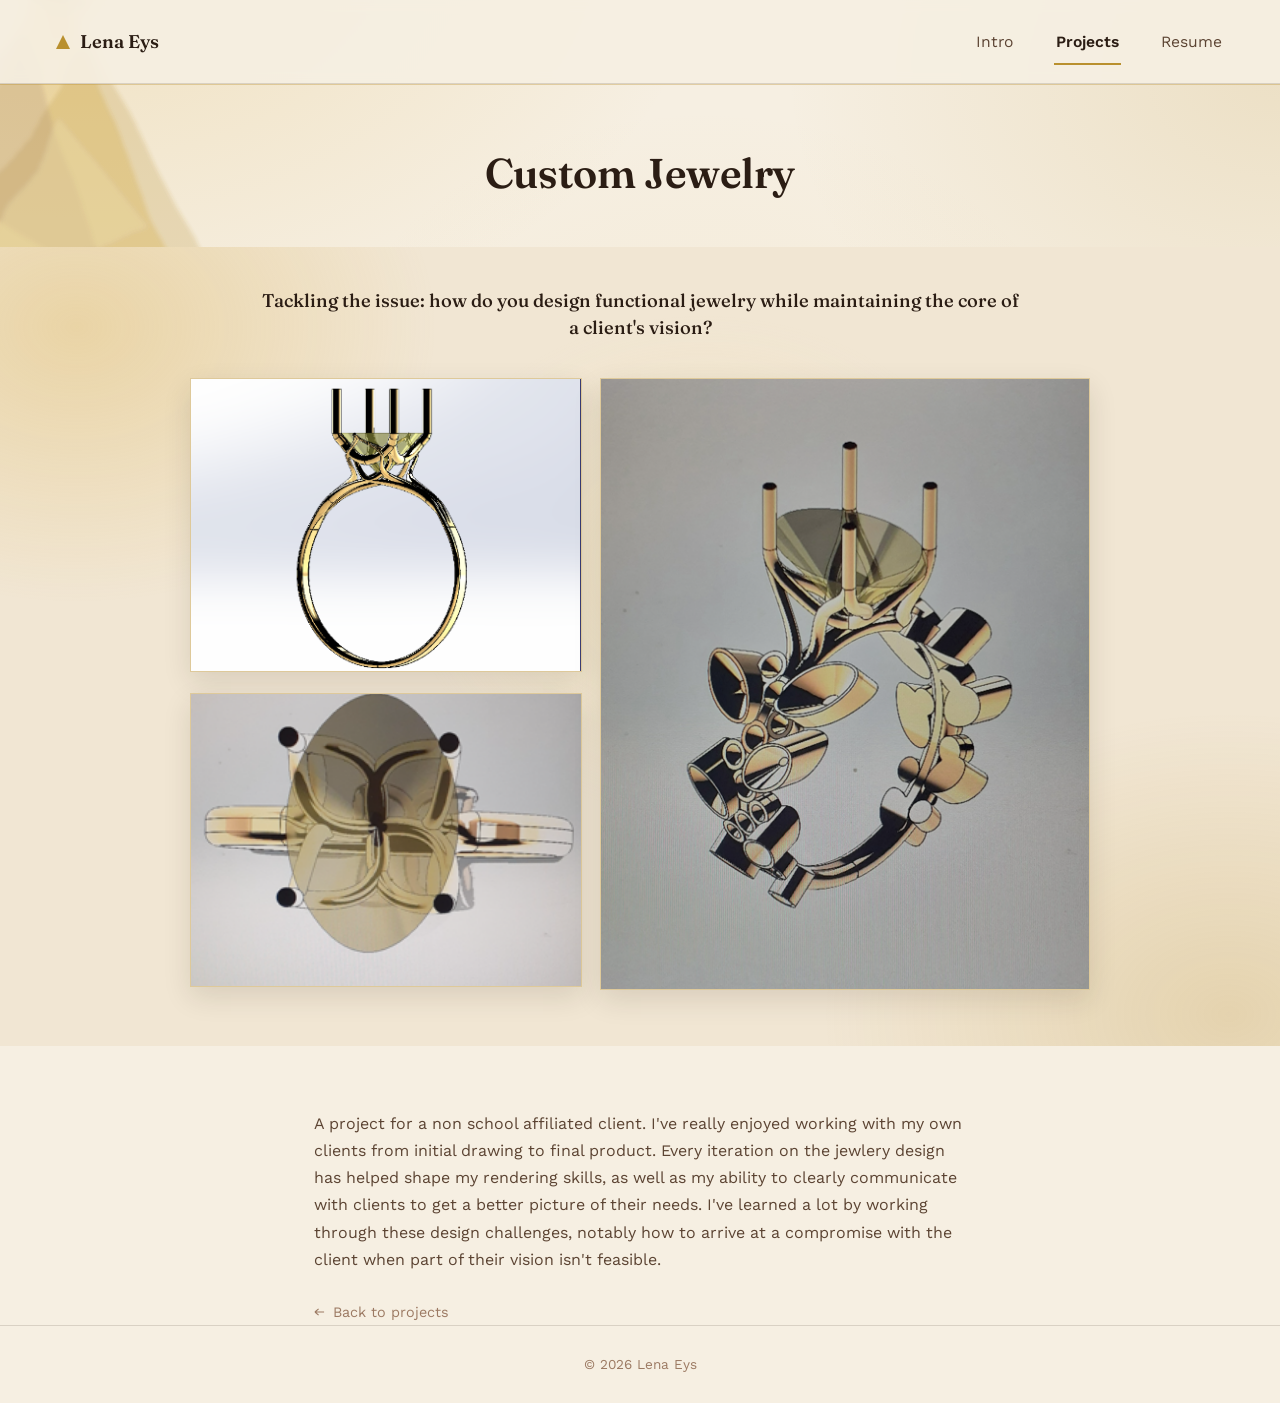
<file: project-5.html>
<!DOCTYPE html>
<html lang="en">
<head>
<meta charset="UTF-8">
<meta name="viewport" content="width=device-width, initial-scale=1.0">
<title>Prosthetic Wrist, CAD — Lena Eys</title>
<meta name="description" content="Prosthetic Wrist, CAD — project detail page for Lena Eys.">
<link rel="preconnect" href="https://fonts.googleapis.com">
<link rel="preconnect" href="https://fonts.gstatic.com" crossorigin>
<link href="https://fonts.googleapis.com/css2?family=Fraunces:opsz,wght@9..144,500;9..144,600;9..144,700&family=Work+Sans:wght@400;500;600&display=swap" rel="stylesheet">
<link rel="stylesheet" href="style.css">
</head>
<body>

<div class="triangle-field" aria-hidden="true">
  <svg class="tf-left" viewBox="0 0 420 380" xmlns="http://www.w3.org/2000/svg">
    <defs>
      <filter id="wcL" x="-60%" y="-60%" width="220%" height="220%">
        <feTurbulence type="fractalNoise" baseFrequency="0.012" numOctaves="2" seed="4" result="n"/>
        <feDisplacementMap in="SourceGraphic" in2="n" scale="18"/>
        <feGaussianBlur stdDeviation="2"/>
      </filter>
    </defs>
    <g filter="url(#wcL)">
      <polygon points="0,380 150,50 280,380" fill="#d9ab3d" opacity="0.30"/>
      <polygon points="20,380 190,130 320,380" fill="#b9902e" opacity="0.24"/>
      <polygon points="0,250 120,120 210,380" fill="#9c7a63" opacity="0.20"/>
      <polygon points="60,380 160,210 250,320" fill="#f0dfa8" opacity="0.38"/>
      <polygon points="0,70 100,0 190,100" fill="#5c4433" opacity="0.16"/>
      <polygon points="130,0 230,60 150,140" fill="#d9ab3d" opacity="0.18"/>
    </g>
  </svg>
  <svg class="tf-right" viewBox="0 0 460 400" xmlns="http://www.w3.org/2000/svg">
    <defs>
      <filter id="wcR" x="-60%" y="-60%" width="220%" height="220%">
        <feTurbulence type="fractalNoise" baseFrequency="0.014" numOctaves="2" seed="9" result="n2"/>
        <feDisplacementMap in="SourceGraphic" in2="n2" scale="20"/>
        <feGaussianBlur stdDeviation="2"/>
      </filter>
    </defs>
    <g filter="url(#wcR)">
      <polygon points="460,400 300,90 170,400" fill="#d9ab3d" opacity="0.32"/>
      <polygon points="460,280 350,130 240,400" fill="#b9902e" opacity="0.24"/>
      <polygon points="460,160 370,20 280,160" fill="#9c7a63" opacity="0.20"/>
      <polygon points="460,350 380,190 300,400" fill="#f0dfa8" opacity="0.34"/>
      <polygon points="410,0 460,70 370,70" fill="#5c4433" opacity="0.16"/>
      <polygon points="250,0 330,50 250,110" fill="#d9ab3d" opacity="0.16"/>
    </g>
  </svg>
  <svg class="tf-top-right" viewBox="0 0 220 200" xmlns="http://www.w3.org/2000/svg">
    <g opacity="0.9">
      <polygon points="220,0 130,0 220,110" fill="#d9ab3d" opacity="0.22"/>
      <polygon points="220,50 170,10 220,140" fill="#9c7a63" opacity="0.16"/>
    </g>
  </svg>
  <svg class="tf-bottom-left" viewBox="0 0 240 220" xmlns="http://www.w3.org/2000/svg">
    <g opacity="0.9">
      <polygon points="0,220 90,220 0,100" fill="#d9ab3d" opacity="0.22"/>
      <polygon points="0,170 50,210 0,80" fill="#5c4433" opacity="0.16"/>
    </g>
  </svg>
</div>

<nav class="site-nav">
  <a href="index.html" class="nav-mark">
    <svg class="mark-tri" viewBox="0 0 14 14"><polygon points="7,0 14,14 0,14" fill="#b9902e"/></svg>
    Lena Eys
  </a>
  <ul>
    <li><a href="index.html" class="nav-link">Intro</a></li>
    <li><a href="projects.html" class="nav-link active">Projects</a></li>
    <li><a href="resume.html" class="nav-link">Resume</a></li>
  </ul>
</nav>

<div class="project-detail-hero">
  <h1>Custom Jewelry</h1>
</div>

<div class="project-detail-band">
  <p class="project-question">Tackling the issue: how do you design functional jewelry while maintaining the core of a client's vision?</p>
  <div class="project-gallery">
    <div class="gallery-col">
      <div class="gallery-box">
        <img src="ring1.png" alt="Ring first draft" style="width:100%;height:100%;object-fit:cover;">
      </div>
      <div class="gallery-box">
        <img src="Topring.png" alt="Ring final draft" style="width:100%;height:100%;object-fit:cover;">
      </div>
    </div>
    <div class="gallery-box large">
      <img src="Ring2.png" alt="Top view of ring" style="width:100%;height:100%;object-fit:cover;">
    </div>
  </div>
</div>

<div class="project-detail-body">
  <p>A project for a non school affiliated client. I've really enjoyed working with my own clients from initial drawing to final product. Every iteration on the jewlery design has helped shape my rendering skills, as well as my ability to clearly communicate with clients to get a better picture of their needs. I've learned a lot by working through these design challenges, notably how to arrive at a compromise with the client when part of their vision isn't feasible. </p>
  <a href="projects.html" class="back-link">
    <svg viewBox="0 0 12 8" fill="none"><path d="M11 4H1M1 4L5 0.5M1 4L5 7.5" stroke="currentColor" stroke-width="1.2"/></svg>
    Back to projects
  </a>
</div>

<footer>&copy; 2026 Lena Eys</footer>

</body>
</html>
</file>
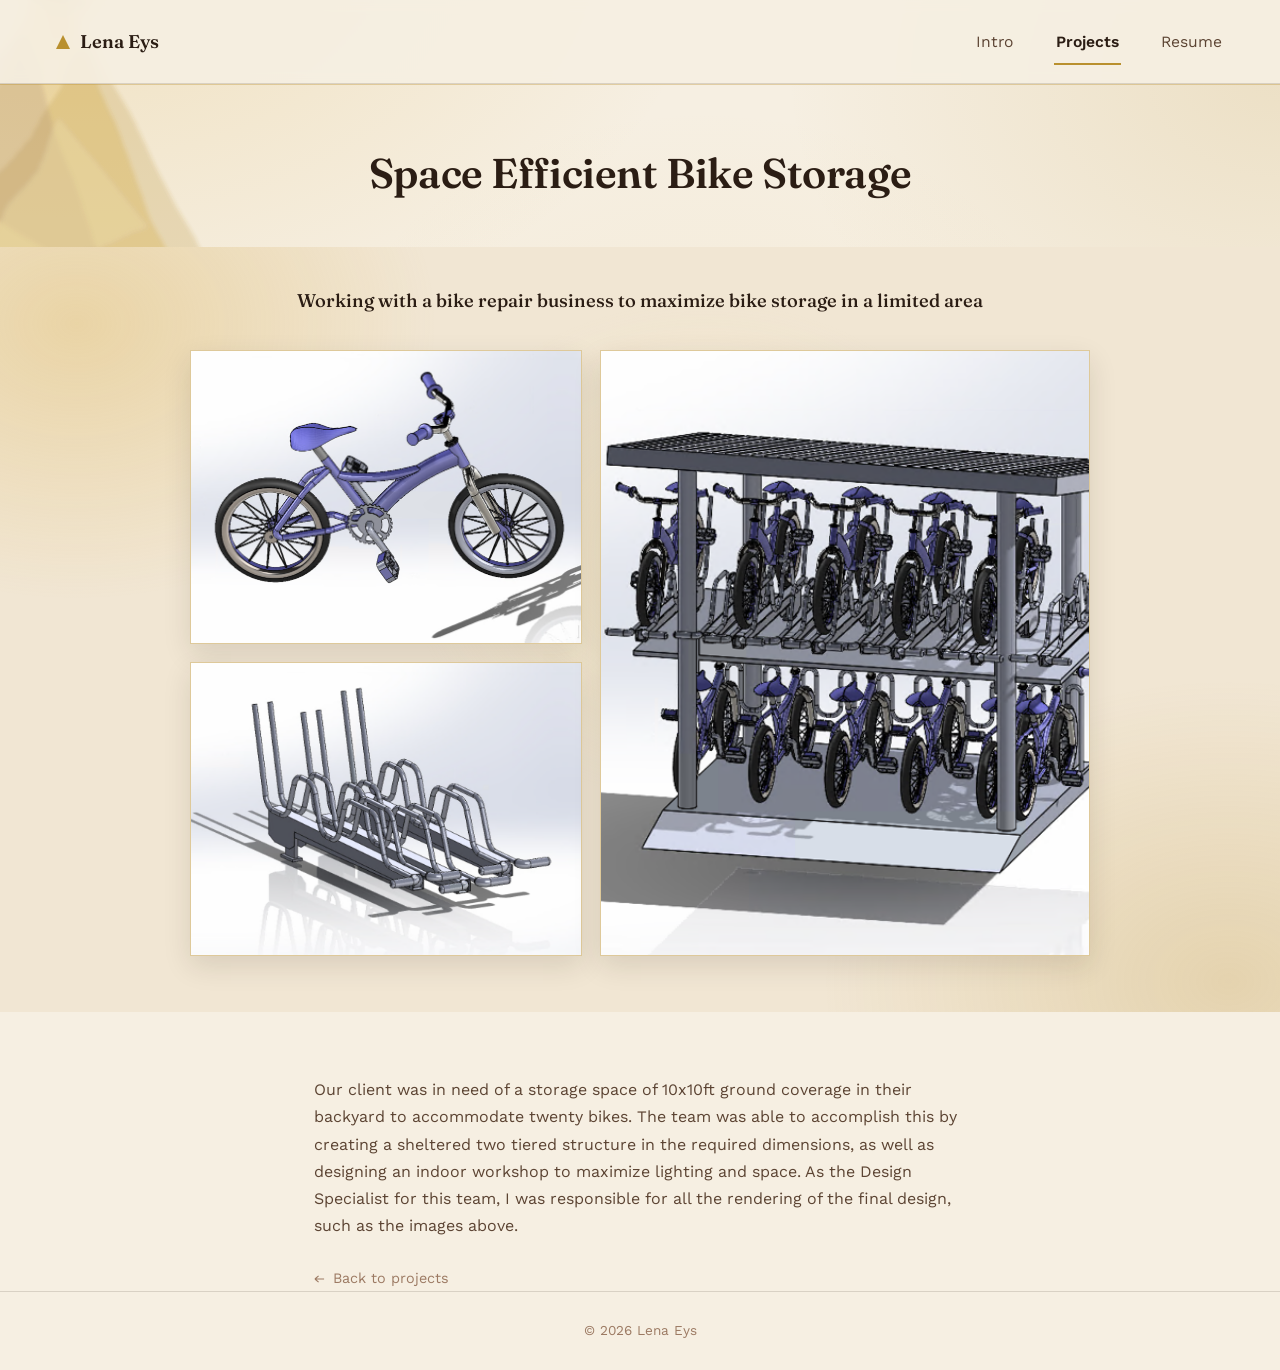
<file: project-6.html>
<!DOCTYPE html>
<html lang="en">
<head>
<meta charset="UTF-8">
<meta name="viewport" content="width=device-width, initial-scale=1.0">
<title>Automated Re-Centering Fan — Lena Eys</title>
<meta name="description" content="Automated Re-Centering Fan — project detail page for Lena Eys.">
<link rel="preconnect" href="https://fonts.googleapis.com">
<link rel="preconnect" href="https://fonts.gstatic.com" crossorigin>
<link href="https://fonts.googleapis.com/css2?family=Fraunces:opsz,wght@9..144,500;9..144,600;9..144,700&family=Work+Sans:wght@400;500;600&display=swap" rel="stylesheet">
<link rel="stylesheet" href="style.css">
</head>
<body>

<div class="triangle-field" aria-hidden="true">
  <svg class="tf-left" viewBox="0 0 420 380" xmlns="http://www.w3.org/2000/svg">
    <defs>
      <filter id="wcL" x="-60%" y="-60%" width="220%" height="220%">
        <feTurbulence type="fractalNoise" baseFrequency="0.012" numOctaves="2" seed="4" result="n"/>
        <feDisplacementMap in="SourceGraphic" in2="n" scale="18"/>
        <feGaussianBlur stdDeviation="2"/>
      </filter>
    </defs>
    <g filter="url(#wcL)">
      <polygon points="0,380 150,50 280,380" fill="#d9ab3d" opacity="0.30"/>
      <polygon points="20,380 190,130 320,380" fill="#b9902e" opacity="0.24"/>
      <polygon points="0,250 120,120 210,380" fill="#9c7a63" opacity="0.20"/>
      <polygon points="60,380 160,210 250,320" fill="#f0dfa8" opacity="0.38"/>
      <polygon points="0,70 100,0 190,100" fill="#5c4433" opacity="0.16"/>
      <polygon points="130,0 230,60 150,140" fill="#d9ab3d" opacity="0.18"/>
    </g>
  </svg>
  <svg class="tf-right" viewBox="0 0 460 400" xmlns="http://www.w3.org/2000/svg">
    <defs>
      <filter id="wcR" x="-60%" y="-60%" width="220%" height="220%">
        <feTurbulence type="fractalNoise" baseFrequency="0.014" numOctaves="2" seed="9" result="n2"/>
        <feDisplacementMap in="SourceGraphic" in2="n2" scale="20"/>
        <feGaussianBlur stdDeviation="2"/>
      </filter>
    </defs>
    <g filter="url(#wcR)">
      <polygon points="460,400 300,90 170,400" fill="#d9ab3d" opacity="0.32"/>
      <polygon points="460,280 350,130 240,400" fill="#b9902e" opacity="0.24"/>
      <polygon points="460,160 370,20 280,160" fill="#9c7a63" opacity="0.20"/>
      <polygon points="460,350 380,190 300,400" fill="#f0dfa8" opacity="0.34"/>
      <polygon points="410,0 460,70 370,70" fill="#5c4433" opacity="0.16"/>
      <polygon points="250,0 330,50 250,110" fill="#d9ab3d" opacity="0.16"/>
    </g>
  </svg>
  <svg class="tf-top-right" viewBox="0 0 220 200" xmlns="http://www.w3.org/2000/svg">
    <g opacity="0.9">
      <polygon points="220,0 130,0 220,110" fill="#d9ab3d" opacity="0.22"/>
      <polygon points="220,50 170,10 220,140" fill="#9c7a63" opacity="0.16"/>
    </g>
  </svg>
  <svg class="tf-bottom-left" viewBox="0 0 240 220" xmlns="http://www.w3.org/2000/svg">
    <g opacity="0.9">
      <polygon points="0,220 90,220 0,100" fill="#d9ab3d" opacity="0.22"/>
      <polygon points="0,170 50,210 0,80" fill="#5c4433" opacity="0.16"/>
    </g>
  </svg>
</div>

<nav class="site-nav">
  <a href="index.html" class="nav-mark">
    <svg class="mark-tri" viewBox="0 0 14 14"><polygon points="7,0 14,14 0,14" fill="#b9902e"/></svg>
    Lena Eys
  </a>
  <ul>
    <li><a href="index.html" class="nav-link">Intro</a></li>
    <li><a href="projects.html" class="nav-link active">Projects</a></li>
    <li><a href="resume.html" class="nav-link">Resume</a></li>
  </ul>
</nav>

<div class="project-detail-hero">
  <h1>Space Efficient Bike Storage</h1>
</div>

<div class="project-detail-band">
  <p class="project-question">Working with a bike repair business to maximize bike storage in a limited area</p>
  <div class="project-gallery">
    <div class="gallery-col">
      <div class="gallery-box">
        <img src="bikecad.png" alt="bike model using SolidWorks" style="width:100%;height:100%;object-fit:cover;">
      </div>
      <div class="gallery-box">
        <img src="bikepark.png" alt="stackable bike rack" style="width:100%;height:100%;object-fit:cover;">
      </div>
    </div>
    <div class="gallery-box large">
      <img src="shedcad.png" alt="full storage assembly" style="width:100%;height:100%;object-fit:cover;">
    </div>
  </div>
</div>

<div class="project-detail-body">
  <p> Our client was in need of a storage space of 10x10ft ground coverage in their backyard to accommodate twenty bikes. The team was able to accomplish this by creating a sheltered two tiered structure in the required dimensions, as well as designing an indoor workshop to maximize lighting and space. As the Design Specialist for this team, I was responsible for all the rendering of the final design, such as the images above.</p>
  <a href="projects.html" class="back-link">
    <svg viewBox="0 0 12 8" fill="none"><path d="M11 4H1M1 4L5 0.5M1 4L5 7.5" stroke="currentColor" stroke-width="1.2"/></svg>
    Back to projects
  </a>
</div>

<footer>&copy; 2026 Lena Eys</footer>

</body>
</html>
</file>
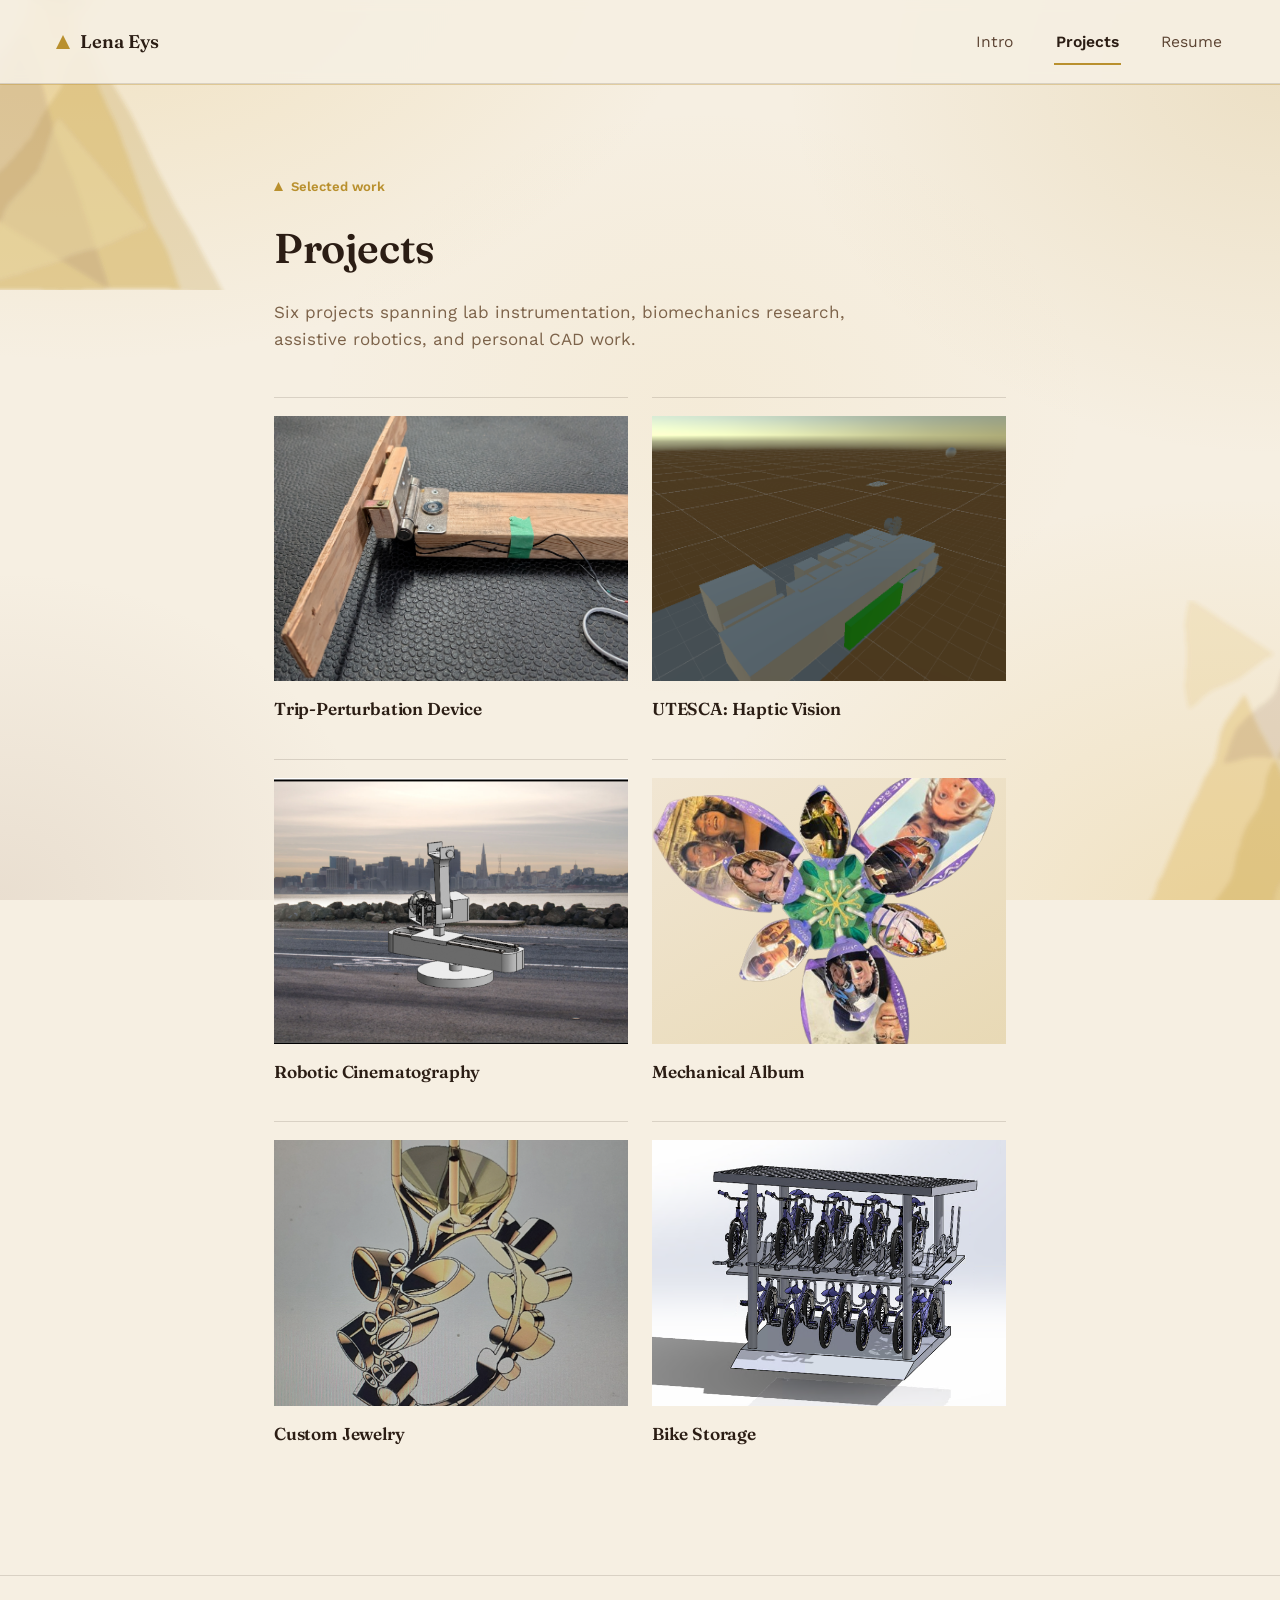
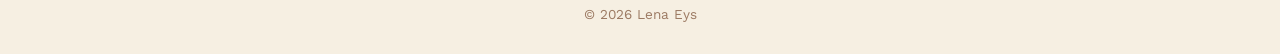
<file: projects.html>
<!DOCTYPE html>
<html lang="en">
<head>
<meta charset="UTF-8">
<meta name="viewport" content="width=device-width, initial-scale=1.0">
<title>Projects — Lena Eys</title>
<meta name="description" content="Selected mechanical, embedded, and research projects by Lena Eys.">
<link rel="preconnect" href="https://fonts.googleapis.com">
<link rel="preconnect" href="https://fonts.gstatic.com" crossorigin>
<link href="https://fonts.googleapis.com/css2?family=Fraunces:opsz,wght@9..144,500;9..144,600;9..144,700&family=Work+Sans:wght@400;500;600&display=swap" rel="stylesheet">
<link rel="stylesheet" href="style.css">
</head>
<body>

<div class="triangle-field" aria-hidden="true">
  <svg class="tf-left" viewBox="0 0 420 380" xmlns="http://www.w3.org/2000/svg">
    <defs>
      <filter id="wcL" x="-60%" y="-60%" width="220%" height="220%">
        <feTurbulence type="fractalNoise" baseFrequency="0.012" numOctaves="2" seed="4" result="n"/>
        <feDisplacementMap in="SourceGraphic" in2="n" scale="18"/>
        <feGaussianBlur stdDeviation="2"/>
      </filter>
    </defs>
    <g filter="url(#wcL)">
      <polygon points="0,380 150,50 280,380" fill="#d9ab3d" opacity="0.30"/>
      <polygon points="20,380 190,130 320,380" fill="#b9902e" opacity="0.24"/>
      <polygon points="0,250 120,120 210,380" fill="#9c7a63" opacity="0.20"/>
      <polygon points="60,380 160,210 250,320" fill="#f0dfa8" opacity="0.38"/>
      <polygon points="0,70 100,0 190,100" fill="#5c4433" opacity="0.16"/>
      <polygon points="130,0 230,60 150,140" fill="#d9ab3d" opacity="0.18"/>
    </g>
  </svg>
  <svg class="tf-right" viewBox="0 0 460 400" xmlns="http://www.w3.org/2000/svg">
    <defs>
      <filter id="wcR" x="-60%" y="-60%" width="220%" height="220%">
        <feTurbulence type="fractalNoise" baseFrequency="0.014" numOctaves="2" seed="9" result="n2"/>
        <feDisplacementMap in="SourceGraphic" in2="n2" scale="20"/>
        <feGaussianBlur stdDeviation="2"/>
      </filter>
    </defs>
    <g filter="url(#wcR)">
      <polygon points="460,400 300,90 170,400" fill="#d9ab3d" opacity="0.32"/>
      <polygon points="460,280 350,130 240,400" fill="#b9902e" opacity="0.24"/>
      <polygon points="460,160 370,20 280,160" fill="#9c7a63" opacity="0.20"/>
      <polygon points="460,350 380,190 300,400" fill="#f0dfa8" opacity="0.34"/>
      <polygon points="410,0 460,70 370,70" fill="#5c4433" opacity="0.16"/>
      <polygon points="250,0 330,50 250,110" fill="#d9ab3d" opacity="0.16"/>
    </g>
  </svg>
  <svg class="tf-top-right" viewBox="0 0 220 200" xmlns="http://www.w3.org/2000/svg">
    <g opacity="0.9">
      <polygon points="220,0 130,0 220,110" fill="#d9ab3d" opacity="0.22"/>
      <polygon points="220,50 170,10 220,140" fill="#9c7a63" opacity="0.16"/>
    </g>
  </svg>
  <svg class="tf-bottom-left" viewBox="0 0 240 220" xmlns="http://www.w3.org/2000/svg">
    <g opacity="0.9">
      <polygon points="0,220 90,220 0,100" fill="#d9ab3d" opacity="0.22"/>
      <polygon points="0,170 50,210 0,80" fill="#5c4433" opacity="0.16"/>
    </g>
  </svg>
</div>


<nav class="site-nav">
  <a href="index.html" class="nav-mark">
    <svg class="mark-tri" viewBox="0 0 14 14"><polygon points="7,0 14,14 0,14" fill="#b9902e"/></svg>
    Lena Eys
  </a>
  <ul>
    <li><a href="index.html" class="nav-link">Intro</a></li>
    <li><a href="projects.html" class="nav-link active">Projects</a></li>
    <li><a href="resume.html" class="nav-link">Resume</a></li>
  </ul>
</nav>

<main>
  <div class="projects-intro">
    <div class="eyebrow-tag">
      <svg viewBox="0 0 9 9"><polygon points="4.5,0 9,9 0,9" fill="#b9902e"/></svg>
      Selected work
    </div>
    <h1>Projects</h1>
    <p>Six projects spanning lab instrumentation, biomechanics research, assistive robotics, and personal CAD work.</p>
  </div>

  <div class="project-grid">

    <article class="project-card">
      <a class="project-photo" href="project-1.html" style="display:block;width:100%;aspect-ratio:4/3;overflow:hidden;">
        <img src="trippingdevice.jpg" alt="Trip-Perturbation Device" style="width:100%;height:100%;object-fit:cover;display:block;">
      </a>
      <h3 class="display" style="font-size:1.08rem;margin-bottom:8px;">Trip-Perturbation Device</h3>
    </article>

    <article class="project-card">
      <a class="project-photo" href="project-2.html" style="display:block;width:100%;aspect-ratio:4/3;overflow:hidden;">
        <img src="unity.png" alt="UTESCA: Haptic Vision" style="width:100%;height:100%;object-fit:cover;display:block;">
      </a>
      <h3 class="display" style="font-size:1.08rem;margin-bottom:8px;">UTESCA: Haptic Vision</h3>
    </article>

    <article class="project-card">
      <a class="project-photo" href="project-3.html" style="display:block;width:100%;aspect-ratio:4/3;overflow:hidden;">
        <img src="fancyrobotarm.png" alt="Robotic Cinematography" style="width:100%;height:100%;object-fit:cover;display:block;">
      </a>
      <h3 class="display" style="font-size:1.08rem;margin-bottom:8px;">Robotic Cinematography</h3>
    </article>

    <article class="project-card">
      <a class="project-photo" href="project-4.html" style="display:block;width:100%;aspect-ratio:4/3;overflow:hidden;">
        <img src="image-removebg-preview.png" alt="Mechanical Album" style="width:100%;height:100%;object-fit:cover;display:block;">
      </a>
      <h3 class="display" style="font-size:1.08rem;margin-bottom:8px;">Mechanical Album</h3>
    </article>

    <article class="project-card">
      <a class="project-photo" href="project-5.html" style="display:block;width:100%;aspect-ratio:4/3;overflow:hidden;">
        <img src="Ring2.png" alt="Custom Jewelry" style="width:100%;height:100%;object-fit:cover;display:block;">
      </a>
      <h3 class="display" style="font-size:1.08rem;margin-bottom:8px;">Custom Jewelry</h3>
    </article>

    <article class="project-card">
      <a class="project-photo" href="project-6.html" style="display:block;width:100%;aspect-ratio:4/3;overflow:hidden;">
        <img src="shedcad.png" alt="Bike Storage" style="width:100%;height:100%;object-fit:cover;display:block;">
      </a>
      <h3 class="display" style="font-size:1.08rem;margin-bottom:8px;">Bike Storage</h3>
    </article>

  </div>
</main>

<footer>&copy; 2026 Lena Eys</footer>

</body>
</html>
</file>
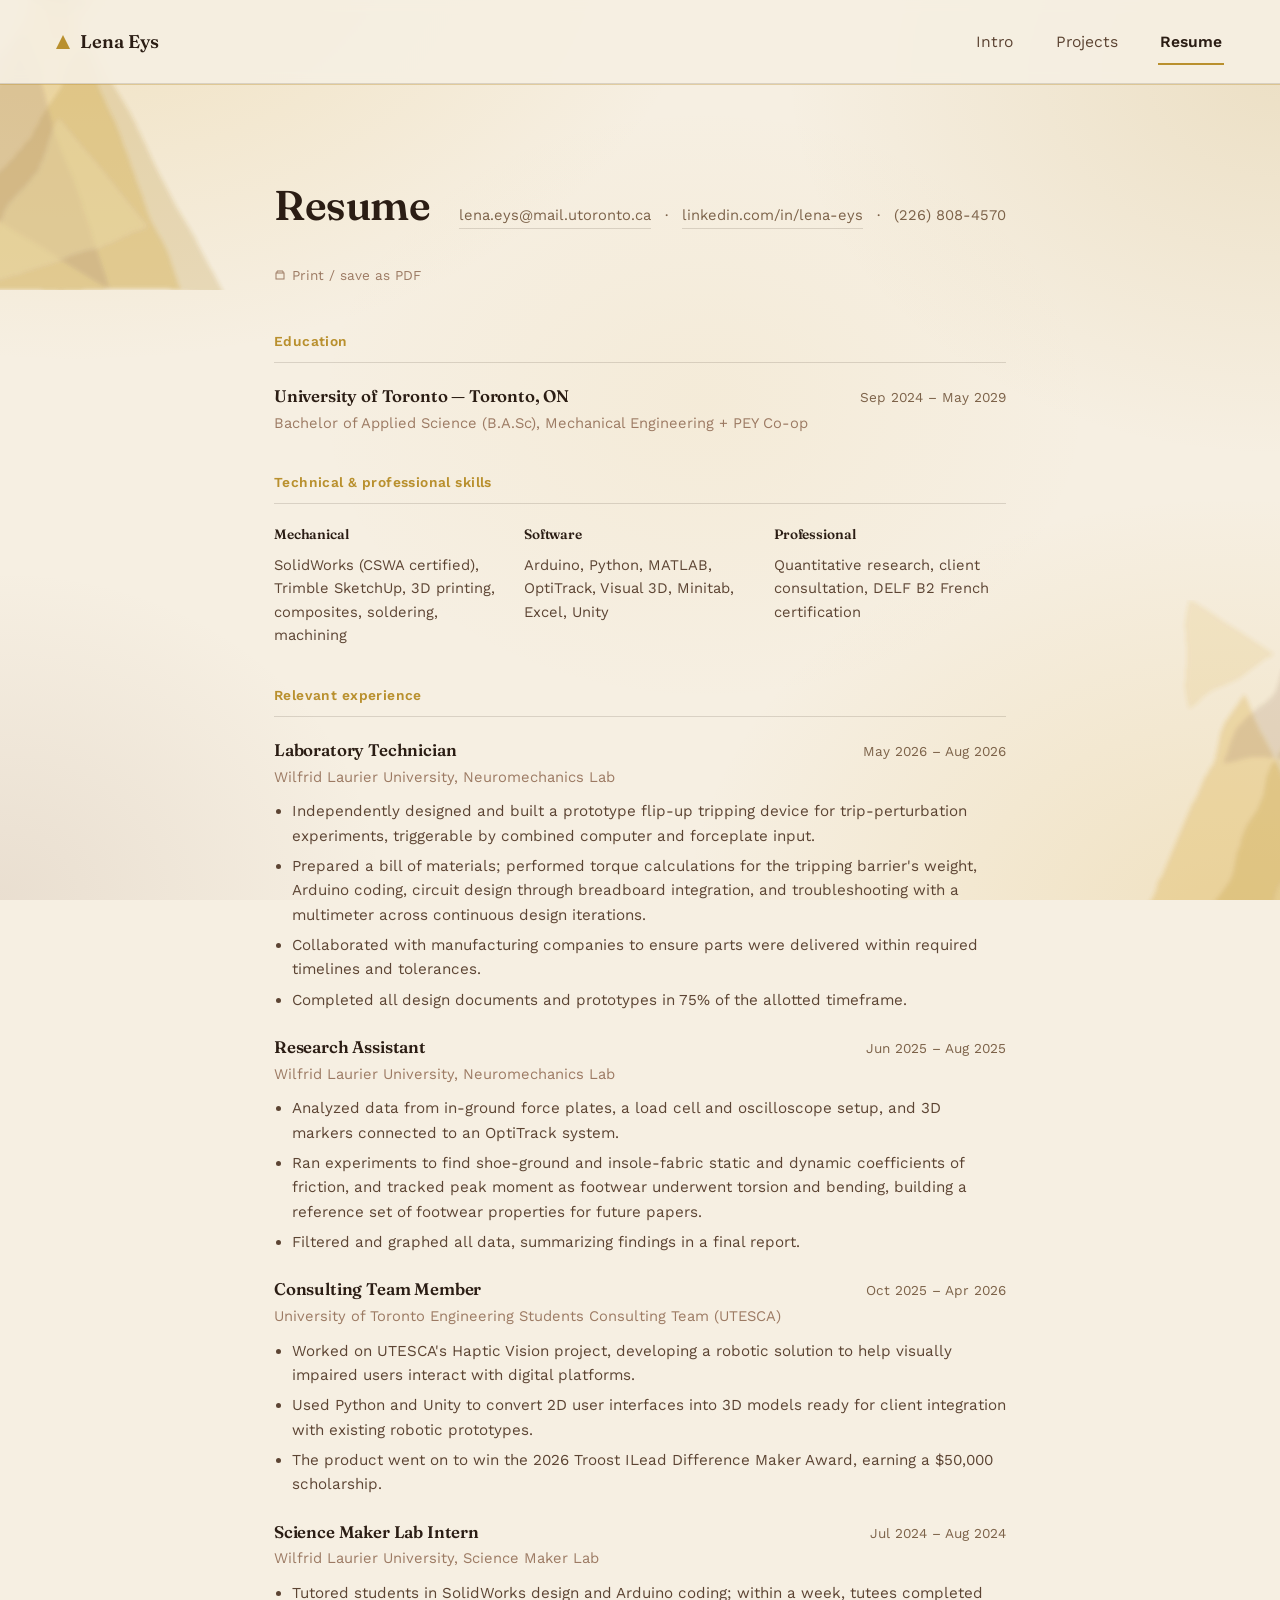
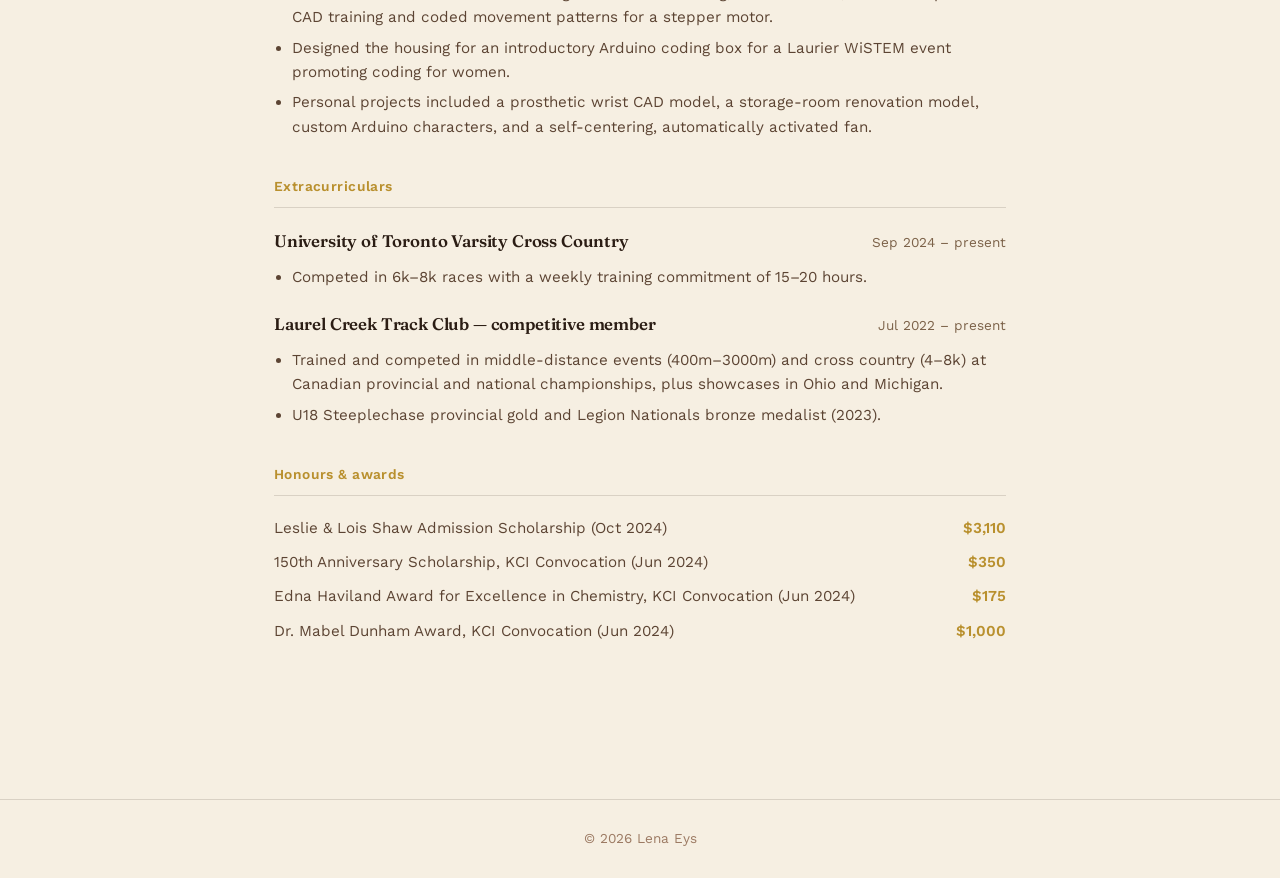
<file: resume.html>
<!DOCTYPE html>
<html lang="en">
<head>
<meta charset="UTF-8">
<meta name="viewport" content="width=device-width, initial-scale=1.0">
<title>Resume — Lena Eys</title>
<meta name="description" content="Resume of Lena Eys, Mechanical Engineering student at the University of Toronto.">
<link rel="preconnect" href="https://fonts.googleapis.com">
<link rel="preconnect" href="https://fonts.gstatic.com" crossorigin>
<link href="https://fonts.googleapis.com/css2?family=Fraunces:opsz,wght@9..144,500;9..144,600;9..144,700&family=Work+Sans:wght@400;500;600&display=swap" rel="stylesheet">
<link rel="stylesheet" href="style.css">
</head>
<body>

<div class="triangle-field" aria-hidden="true">
  <svg class="tf-left" viewBox="0 0 420 380" xmlns="http://www.w3.org/2000/svg">
    <defs>
      <filter id="wcL" x="-60%" y="-60%" width="220%" height="220%">
        <feTurbulence type="fractalNoise" baseFrequency="0.012" numOctaves="2" seed="4" result="n"/>
        <feDisplacementMap in="SourceGraphic" in2="n" scale="18"/>
        <feGaussianBlur stdDeviation="2"/>
      </filter>
    </defs>
    <g filter="url(#wcL)">
      <polygon points="0,380 150,50 280,380" fill="#d9ab3d" opacity="0.30"/>
      <polygon points="20,380 190,130 320,380" fill="#b9902e" opacity="0.24"/>
      <polygon points="0,250 120,120 210,380" fill="#9c7a63" opacity="0.20"/>
      <polygon points="60,380 160,210 250,320" fill="#f0dfa8" opacity="0.38"/>
      <polygon points="0,70 100,0 190,100" fill="#5c4433" opacity="0.16"/>
      <polygon points="130,0 230,60 150,140" fill="#d9ab3d" opacity="0.18"/>
    </g>
  </svg>
  <svg class="tf-right" viewBox="0 0 460 400" xmlns="http://www.w3.org/2000/svg">
    <defs>
      <filter id="wcR" x="-60%" y="-60%" width="220%" height="220%">
        <feTurbulence type="fractalNoise" baseFrequency="0.014" numOctaves="2" seed="9" result="n2"/>
        <feDisplacementMap in="SourceGraphic" in2="n2" scale="20"/>
        <feGaussianBlur stdDeviation="2"/>
      </filter>
    </defs>
    <g filter="url(#wcR)">
      <polygon points="460,400 300,90 170,400" fill="#d9ab3d" opacity="0.32"/>
      <polygon points="460,280 350,130 240,400" fill="#b9902e" opacity="0.24"/>
      <polygon points="460,160 370,20 280,160" fill="#9c7a63" opacity="0.20"/>
      <polygon points="460,350 380,190 300,400" fill="#f0dfa8" opacity="0.34"/>
      <polygon points="410,0 460,70 370,70" fill="#5c4433" opacity="0.16"/>
      <polygon points="250,0 330,50 250,110" fill="#d9ab3d" opacity="0.16"/>
    </g>
  </svg>
  <svg class="tf-top-right" viewBox="0 0 220 200" xmlns="http://www.w3.org/2000/svg">
    <g opacity="0.9">
      <polygon points="220,0 130,0 220,110" fill="#d9ab3d" opacity="0.22"/>
      <polygon points="220,50 170,10 220,140" fill="#9c7a63" opacity="0.16"/>
    </g>
  </svg>
  <svg class="tf-bottom-left" viewBox="0 0 240 220" xmlns="http://www.w3.org/2000/svg">
    <g opacity="0.9">
      <polygon points="0,220 90,220 0,100" fill="#d9ab3d" opacity="0.22"/>
      <polygon points="0,170 50,210 0,80" fill="#5c4433" opacity="0.16"/>
    </g>
  </svg>
</div>


<nav class="site-nav">
  <a href="index.html" class="nav-mark">
    <svg class="mark-tri" viewBox="0 0 14 14"><polygon points="7,0 14,14 0,14" fill="#b9902e"/></svg>
    Lena Eys
  </a>
  <ul>
    <li><a href="index.html" class="nav-link">Intro</a></li>
    <li><a href="projects.html" class="nav-link">Projects</a></li>
    <li><a href="resume.html" class="nav-link active">Resume</a></li>
  </ul>
</nav>

<main>
  <div class="resume-header">
    <h1>Resume</h1>
    <div class="resume-contact">
      <a href="mailto:lena.eys@mail.utoronto.ca">lena.eys@mail.utoronto.ca</a>
      <span>&middot;</span>
      <a href="https://www.linkedin.com/in/lena-eys" target="_blank" rel="noopener">linkedin.com/in/lena-eys</a>
      <span>&middot;</span>
      <span>(226) 808-4570</span>
    </div>
  </div>
  <a href="#" class="print-link" onclick="window.print(); return false;">
    <svg viewBox="0 0 12 12" fill="none"><rect x="2" y="4" width="8" height="6" stroke="currentColor" stroke-width="1"/><path d="M3 4V2H9V4" stroke="currentColor" stroke-width="1"/></svg>
    Print / save as PDF
  </a>

  <div class="resume-doc">

    <section class="resume-section">
      <h2>Education</h2>
      <div class="resume-entry">
        <div class="resume-entry-head">
          <h3>University of Toronto — Toronto, ON</h3>
          <span class="resume-entry-date">Sep 2024 – May 2029</span>
        </div>
        <div class="resume-entry-sub">Bachelor of Applied Science (B.A.Sc), Mechanical Engineering + PEY Co-op</div>
      </div>
    </section>

    <section class="resume-section">
      <h2>Technical &amp; professional skills</h2>
      <div class="skills-cols">
        <div>
          <h3>Mechanical</h3>
          <p>SolidWorks (CSWA certified), Trimble SketchUp, 3D printing, composites, soldering, machining</p>
        </div>
        <div>
          <h3>Software</h3>
          <p>Arduino, Python, MATLAB, OptiTrack, Visual 3D, Minitab, Excel, Unity</p>
        </div>
        <div>
          <h3>Professional</h3>
          <p>Quantitative research, client consultation, DELF B2 French certification</p>
        </div>
      </div>
    </section>

    <section class="resume-section">
      <h2>Relevant experience</h2>

      <div class="resume-entry">
        <div class="resume-entry-head">
          <h3>Laboratory Technician</h3>
          <span class="resume-entry-date">May 2026 – Aug 2026</span>
        </div>
        <div class="resume-entry-sub">Wilfrid Laurier University, Neuromechanics Lab</div>
        <ul>
          <li>Independently designed and built a prototype flip-up tripping device for trip-perturbation experiments, triggerable by combined computer and forceplate input.</li>
          <li>Prepared a bill of materials; performed torque calculations for the tripping barrier's weight, Arduino coding, circuit design through breadboard integration, and troubleshooting with a multimeter across continuous design iterations.</li>
          <li>Collaborated with manufacturing companies to ensure parts were delivered within required timelines and tolerances.</li>
          <li>Completed all design documents and prototypes in 75% of the allotted timeframe.</li>
        </ul>
      </div>

      <div class="resume-entry">
        <div class="resume-entry-head">
          <h3>Research Assistant</h3>
          <span class="resume-entry-date">Jun 2025 – Aug 2025</span>
        </div>
        <div class="resume-entry-sub">Wilfrid Laurier University, Neuromechanics Lab</div>
        <ul>
          <li>Analyzed data from in-ground force plates, a load cell and oscilloscope setup, and 3D markers connected to an OptiTrack system.</li>
          <li>Ran experiments to find shoe-ground and insole-fabric static and dynamic coefficients of friction, and tracked peak moment as footwear underwent torsion and bending, building a reference set of footwear properties for future papers.</li>
          <li>Filtered and graphed all data, summarizing findings in a final report.</li>
        </ul>
      </div>

      <div class="resume-entry">
        <div class="resume-entry-head">
          <h3>Consulting Team Member</h3>
          <span class="resume-entry-date">Oct 2025 – Apr 2026</span>
        </div>
        <div class="resume-entry-sub">University of Toronto Engineering Students Consulting Team (UTESCA)</div>
        <ul>
          <li>Worked on UTESCA's Haptic Vision project, developing a robotic solution to help visually impaired users interact with digital platforms.</li>
          <li>Used Python and Unity to convert 2D user interfaces into 3D models ready for client integration with existing robotic prototypes.</li>
          <li>The product went on to win the 2026 Troost ILead Difference Maker Award, earning a $50,000 scholarship.</li>
        </ul>
      </div>

      <div class="resume-entry">
        <div class="resume-entry-head">
          <h3>Science Maker Lab Intern</h3>
          <span class="resume-entry-date">Jul 2024 – Aug 2024</span>
        </div>
        <div class="resume-entry-sub">Wilfrid Laurier University, Science Maker Lab</div>
        <ul>
          <li>Tutored students in SolidWorks design and Arduino coding; within a week, tutees completed CAD training and coded movement patterns for a stepper motor.</li>
          <li>Designed the housing for an introductory Arduino coding box for a Laurier WiSTEM event promoting coding for women.</li>
          <li>Personal projects included a prosthetic wrist CAD model, a storage-room renovation model, custom Arduino characters, and a self-centering, automatically activated fan.</li>
        </ul>
      </div>
    </section>

    <section class="resume-section">
      <h2>Extracurriculars</h2>
      <div class="resume-entry">
        <div class="resume-entry-head">
          <h3>University of Toronto Varsity Cross Country</h3>
          <span class="resume-entry-date">Sep 2024 – present</span>
        </div>
        <ul>
          <li>Competed in 6k–8k races with a weekly training commitment of 15–20 hours.</li>
        </ul>
      </div>
      <div class="resume-entry">
        <div class="resume-entry-head">
          <h3>Laurel Creek Track Club — competitive member</h3>
          <span class="resume-entry-date">Jul 2022 – present</span>
        </div>
        <ul>
          <li>Trained and competed in middle-distance events (400m–3000m) and cross country (4–8k) at Canadian provincial and national championships, plus showcases in Ohio and Michigan.</li>
          <li>U18 Steeplechase provincial gold and Legion Nationals bronze medalist (2023).</li>
        </ul>
      </div>
    </section>

    <section class="resume-section">
      <h2>Honours &amp; awards</h2>
      <ul class="awards-list">
        <li><span>Leslie &amp; Lois Shaw Admission Scholarship (Oct 2024)</span><span class="award-amt">$3,110</span></li>
        <li><span>150th Anniversary Scholarship, KCI Convocation (Jun 2024)</span><span class="award-amt">$350</span></li>
        <li><span>Edna Haviland Award for Excellence in Chemistry, KCI Convocation (Jun 2024)</span><span class="award-amt">$175</span></li>
        <li><span>Dr. Mabel Dunham Award, KCI Convocation (Jun 2024)</span><span class="award-amt">$1,000</span></li>
      </ul>
    </section>

  </div>
</main>

<footer>&copy; 2026 Lena Eys</footer>

</body>
</html>
</file>
<file: style.css>
/* ============================================================
   Lena Eys — portfolio site
   Palette: deep coffee brown / warm gold / parchment cream
   Type: Fraunces (display serif) + Work Sans (body sans)
   ============================================================ */

:root {
  --brown-deep: #2b1d14;
  --brown-mid: #5c4433;
  --brown-soft: #7c6249;
  --gold: #b9902e;
  --gold-bright: #d9ab3d;
  --gold-soft: #e8d9b5;
  --cream: #f6efe2;
  --cream-warm: #f1e6d3;
  --rose-brown: #9c7a63;
  --line: rgba(43, 29, 20, 0.14);
  --max-w: 780px;
  --nav-h: 84px;
}

* { box-sizing: border-box; }

html { scroll-behavior: smooth; }

body {
  margin: 0;
  color: var(--brown-deep);
  font-family: "Work Sans", "Segoe UI", sans-serif;
  font-size: 17px;
  line-height: 1.6;
  -webkit-font-smoothing: antialiased;
  background-color: var(--cream);
  background-image:
    radial-gradient(1100px 750px at 6% -8%, rgba(217, 171, 61, 0.22), transparent 58%),
    radial-gradient(900px 700px at 100% 8%, rgba(185, 144, 46, 0.16), transparent 55%),
    radial-gradient(1000px 800px at 96% 104%, rgba(217, 171, 61, 0.20), transparent 55%),
    radial-gradient(700px 600px at 0% 100%, rgba(156, 122, 99, 0.14), transparent 55%),
    radial-gradient(650px 500px at 55% 45%, rgba(217, 171, 61, 0.06), transparent 60%);
  background-attachment: fixed;
  background-repeat: no-repeat;
}

h1, h2, h3, .display {
  font-family: "Fraunces", Georgia, serif;
  font-weight: 600;
  letter-spacing: -0.01em;
  color: var(--brown-deep);
  margin: 0;
}

a { color: inherit; }

img { max-width: 100%; display: block; }

/* ---------- corner triangle motif (watercolor gold clusters) ---------- */

.triangle-field {
  position: fixed;
  inset: 0;
  pointer-events: none;
  z-index: 0;
  overflow: hidden;
}

.triangle-field svg { position: absolute; }
.triangle-field .tf-left { left: -100px; top: -90px; width: 420px; opacity: 0.95; }
.triangle-field .tf-right { right: -120px; bottom: -100px; width: 460px; opacity: 0.95; }
.triangle-field .tf-top-right { right: -70px; top: -60px; width: 220px; opacity: 0.85; }
.triangle-field .tf-bottom-left { left: -70px; bottom: -70px; width: 240px; opacity: 0.85; }

/* ---------- top nav / legend ---------- */

.site-nav {
  position: sticky;
  top: 0;
  z-index: 10;
  height: var(--nav-h);
  display: flex;
  align-items: center;
  justify-content: space-between;
  padding: 0 clamp(20px, 5vw, 56px);
  background: rgba(246, 239, 226, 0.92);
  backdrop-filter: blur(6px);
  border-bottom: 1px solid var(--line);
  box-shadow: 0 1px 0 rgba(185, 144, 46, 0.35);
}

.site-nav .nav-mark {
  font-family: "Fraunces", serif;
  font-weight: 600;
  font-size: 1.15rem;
  color: var(--brown-deep);
  text-decoration: none;
  display: flex;
  align-items: center;
  gap: 10px;
}

.site-nav .nav-mark .mark-tri {
  width: 14px; height: 14px;
  display: inline-block;
}

.site-nav ul {
  list-style: none;
  display: flex;
  gap: clamp(18px, 3vw, 40px);
  margin: 0;
  padding: 0;
}

.site-nav a.nav-link {
  text-decoration: none;
  color: var(--brown-mid);
  font-size: 0.98rem;
  padding: 6px 2px;
  position: relative;
  transition: color 0.2s ease;
}

.site-nav a.nav-link:hover { color: var(--brown-deep); }

.site-nav a.nav-link.active {
  color: var(--brown-deep);
  font-weight: 600;
}

.site-nav a.nav-link.active::after {
  content: "";
  position: absolute;
  left: 0; right: 0; bottom: -8px;
  height: 2px;
  background: var(--gold);
}

/* ---------- page shell ---------- */

main {
  position: relative;
  z-index: 1;
  max-width: var(--max-w);
  margin: 0 auto;
  padding: clamp(48px, 8vw, 88px) 24px 120px;
}

.eyebrow-tag {
  display: inline-flex;
  align-items: center;
  gap: 8px;
  color: var(--gold);
  font-size: 0.82rem;
  font-weight: 600;
  margin-bottom: 18px;
}

.eyebrow-tag svg { width: 9px; height: 9px; }

/* ---------- intro page ---------- */

.intro-hero {
  display: grid;
  grid-template-columns: 1fr auto;
  gap: 48px;
  align-items: center;
}

.intro-hero h1 {
  font-size: clamp(2.4rem, 5vw, 3.4rem);
  line-height: 1.05;
}

.intro-hero .role {
  margin-top: 14px;
  font-size: 1.15rem;
  color: var(--brown-soft);
  max-width: 46ch;
}

.headshot-frame {
  width: 210px;
  height: 210px;
  flex-shrink: 0;
}

.headshot-frame svg { width: 100%; height: 100%; display: block; }

.bio-block {
  margin-top: 44px;
  padding-top: 40px;
  border-top: 1px solid var(--line);
  display: grid;
  gap: 22px;
}

.bio-block p { max-width: 62ch; }

.bio-facts {
  margin-top: 8px;
  display: grid;
  grid-template-columns: repeat(2, minmax(0, 1fr));
  gap: 18px 32px;
}

.bio-fact dt {
  font-size: 0.78rem;
  color: var(--rose-brown);
  text-transform: none;
  margin-bottom: 4px;
}

.bio-fact dd {
  margin: 0;
  font-weight: 600;
  color: var(--brown-deep);
}

.intro-actions {
  margin-top: 46px;
  display: flex;
  align-items: center;
  gap: 28px;
  flex-wrap: wrap;
}

.btn-primary {
  display: inline-flex;
  align-items: center;
  gap: 10px;
  background: var(--brown-deep);
  color: var(--cream);
  text-decoration: none;
  padding: 14px 26px;
  font-size: 0.98rem;
  font-weight: 600;
  clip-path: polygon(0 0, 100% 0, 96% 100%, 0% 100%);
  transition: background 0.2s ease;
}

.btn-primary:hover { background: var(--gold); color: var(--brown-deep); }

.btn-primary svg { width: 14px; height: 14px; }

.contact-links {
  display: flex;
  gap: 20px;
  flex-wrap: wrap;
}

.contact-links a {
  text-decoration: none;
  color: var(--brown-mid);
  font-size: 0.95rem;
  border-bottom: 1px solid var(--line);
  padding-bottom: 2px;
  transition: color 0.2s ease, border-color 0.2s ease;
}

.contact-links a:hover { color: var(--gold); border-color: var(--gold); }

/* ---------- projects page ---------- */

.projects-intro { max-width: 58ch; margin-bottom: 44px; }
.projects-intro h1 { font-size: clamp(2rem, 4vw, 2.6rem); margin-bottom: 14px; }
.projects-intro p { color: var(--brown-soft); }

.project-grid {
  display: grid;
  grid-template-columns: repeat(2, minmax(0, 1fr));
  gap: 28px 24px;
}

.project-card {
  border-top: 1px solid var(--line);
  padding-top: 18px;
}

.project-photo {
  aspect-ratio: 4 / 3;
  background: linear-gradient(150deg, var(--cream-warm), var(--gold-soft));
  position: relative;
  overflow: hidden;
  margin-bottom: 14px;
}

.project-photo svg { position: absolute; inset: 0; width: 100%; height: 100%; }

.project-title-btn {
  width: 100%;
  text-align: left;
  background: none;
  border: none;
  padding: 0;
  cursor: pointer;
  font-family: "Fraunces", serif;
  font-size: 1.08rem;
  font-weight: 600;
  color: var(--brown-deep);
  display: flex;
  align-items: center;
  justify-content: space-between;
  gap: 10px;
}

.project-title-btn .chev {
  width: 11px; height: 11px;
  flex-shrink: 0;
  transition: transform 0.25s ease;
  color: var(--gold);
}

.project-card.open .project-title-btn .chev { transform: rotate(180deg); }

.project-desc {
  display: grid;
  grid-template-rows: 0fr;
  transition: grid-template-rows 0.28s ease;
}

.project-desc-inner { overflow: hidden; }

.project-card.open .project-desc { grid-template-rows: 1fr; }

.project-desc p {
  margin: 12px 0 0;
  color: var(--brown-soft);
  font-size: 0.96rem;
  line-height: 1.55;
}

/* ---------- resume page ---------- */

.resume-header {
  display: flex;
  align-items: baseline;
  justify-content: space-between;
  gap: 20px;
  flex-wrap: wrap;
  margin-bottom: 8px;
}

.resume-header h1 { font-size: clamp(2rem, 4vw, 2.6rem); }

.resume-contact {
  font-size: 0.92rem;
  color: var(--brown-soft);
  display: flex;
  gap: 14px;
  flex-wrap: wrap;
}
.resume-contact a { text-decoration: none; border-bottom: 1px solid var(--line); }
.resume-contact a:hover { color: var(--gold); border-color: var(--gold); }

.print-link {
  font-size: 0.85rem;
  color: var(--rose-brown);
  text-decoration: none;
  display: inline-flex;
  align-items: center;
  gap: 6px;
  margin-top: 18px;
}
.print-link svg { width: 12px; height: 12px; }
.print-link:hover { color: var(--gold); }

.resume-doc { margin-top: 40px; }

.resume-section { margin-bottom: 36px; }

.resume-section h2 {
  font-size: 0.86rem;
  letter-spacing: 0.03em;
  color: var(--gold);
  font-family: "Work Sans", sans-serif;
  font-weight: 600;
  padding-bottom: 10px;
  border-bottom: 1px solid var(--line);
  margin-bottom: 20px;
}

.resume-entry { margin-bottom: 22px; }
.resume-entry:last-child { margin-bottom: 0; }

.resume-entry-head {
  display: flex;
  justify-content: space-between;
  gap: 16px;
  flex-wrap: wrap;
  align-items: baseline;
}

.resume-entry-head h3 {
  font-size: 1.05rem;
  font-weight: 600;
}

.resume-entry-sub {
  font-size: 0.92rem;
  color: var(--rose-brown);
  margin-top: 2px;
}

.resume-entry-date {
  font-size: 0.85rem;
  color: var(--brown-soft);
  white-space: nowrap;
}

.resume-entry ul {
  margin: 10px 0 0;
  padding-left: 18px;
  color: var(--brown-mid);
}

.resume-entry li { margin-bottom: 6px; font-size: 0.95rem; }

.skills-cols {
  display: grid;
  grid-template-columns: repeat(3, minmax(0, 1fr));
  gap: 18px;
}

.skills-cols h3 {
  font-size: 0.85rem;
  color: var(--brown-deep);
  margin-bottom: 8px;
}

.skills-cols p { font-size: 0.92rem; color: var(--brown-mid); margin: 0; }

.awards-list { list-style: none; padding: 0; margin: 0; display: grid; gap: 10px; }
.awards-list li {
  display: flex;
  justify-content: space-between;
  gap: 16px;
  font-size: 0.95rem;
  color: var(--brown-mid);
}
.awards-list .award-amt { color: var(--gold); font-weight: 600; white-space: nowrap; }

/* ---------- project detail page ---------- */

.project-detail-hero {
  position: relative;
  z-index: 1;
  text-align: center;
  padding: 56px 24px 40px;
  max-width: 900px;
  margin: 0 auto;
}

.project-detail-hero h1 {
  font-size: clamp(1.9rem, 4vw, 2.6rem);
}

.project-detail-band {
  position: relative;
  z-index: 1;
  background:
    radial-gradient(600px 460px at 6% 10%, rgba(217, 171, 61, 0.30), transparent 60%),
    radial-gradient(700px 520px at 96% 96%, rgba(185, 144, 46, 0.22), transparent 58%),
    radial-gradient(500px 420px at 55% 40%, rgba(240, 223, 168, 0.35), transparent 60%),
    var(--cream-warm);
  padding: 40px clamp(20px, 6vw, 64px) 56px;
  overflow: hidden;
}

.project-question {
  max-width: 760px;
  margin: 0 auto 36px;
  text-align: center;
  color: var(--brown-deep);
  font-family: "Fraunces", serif;
  font-size: 1.15rem;
  font-weight: 500;
  line-height: 1.5;
}

.project-gallery {
  max-width: 900px;
  margin: 0 auto;
  display: grid;
  grid-template-columns: 1fr 1.25fr;
  gap: 18px;
}

.gallery-col {
  display: grid;
  grid-template-rows: 1fr 1fr;
  gap: 18px;
}

.gallery-box {
  background: var(--cream);
  overflow: hidden;
  position: relative;
  border: 1px solid rgba(185, 144, 46, 0.4);
  box-shadow: 0 10px 26px rgba(43, 29, 20, 0.12);
}

.gallery-box img { width: 100%; height: 100%; object-fit: cover; display: block; }

.gallery-col .gallery-box { aspect-ratio: 4 / 3; }

.gallery-box.large { aspect-ratio: auto; }

.project-detail-body {
  position: relative;
  z-index: 1;
  max-width: 700px;
  margin: 0 auto;
  padding: 48px 24px 0;
}

.project-detail-body p {
  color: var(--brown-mid);
  font-size: 1rem;
  line-height: 1.7;
}

.back-link {
  display: inline-flex;
  align-items: center;
  gap: 8px;
  margin-top: 12px;
  color: var(--rose-brown);
  text-decoration: none;
  font-size: 0.9rem;
}

.back-link:hover { color: var(--gold); }
.back-link svg { width: 11px; height: 8px; }

@media (max-width: 640px) {
  .project-gallery { grid-template-columns: 1fr; }
  .gallery-box.large { aspect-ratio: 4 / 3; }
}

footer {
  position: relative;
  z-index: 1;
  border-top: 1px solid var(--line);
  padding: 28px clamp(20px, 5vw, 56px);
  font-size: 0.85rem;
  color: var(--rose-brown);
  text-align: center;
}

/* ---------- responsive ---------- */

@media (max-width: 640px) {
  .intro-hero { grid-template-columns: 1fr; }
  .headshot-frame { order: -1; width: 160px; height: 160px; }
  .bio-facts { grid-template-columns: 1fr 1fr; }
  .project-grid { grid-template-columns: 1fr; }
  .skills-cols { grid-template-columns: 1fr; }
  .site-nav ul { gap: 16px; }
}

@media print {
  .site-nav, footer, .triangle-field, .print-link { display: none; }
  body { background: #fff; }
}

@media (prefers-reduced-motion: reduce) {
  * { transition: none !important; scroll-behavior: auto !important; }
}
</file>
